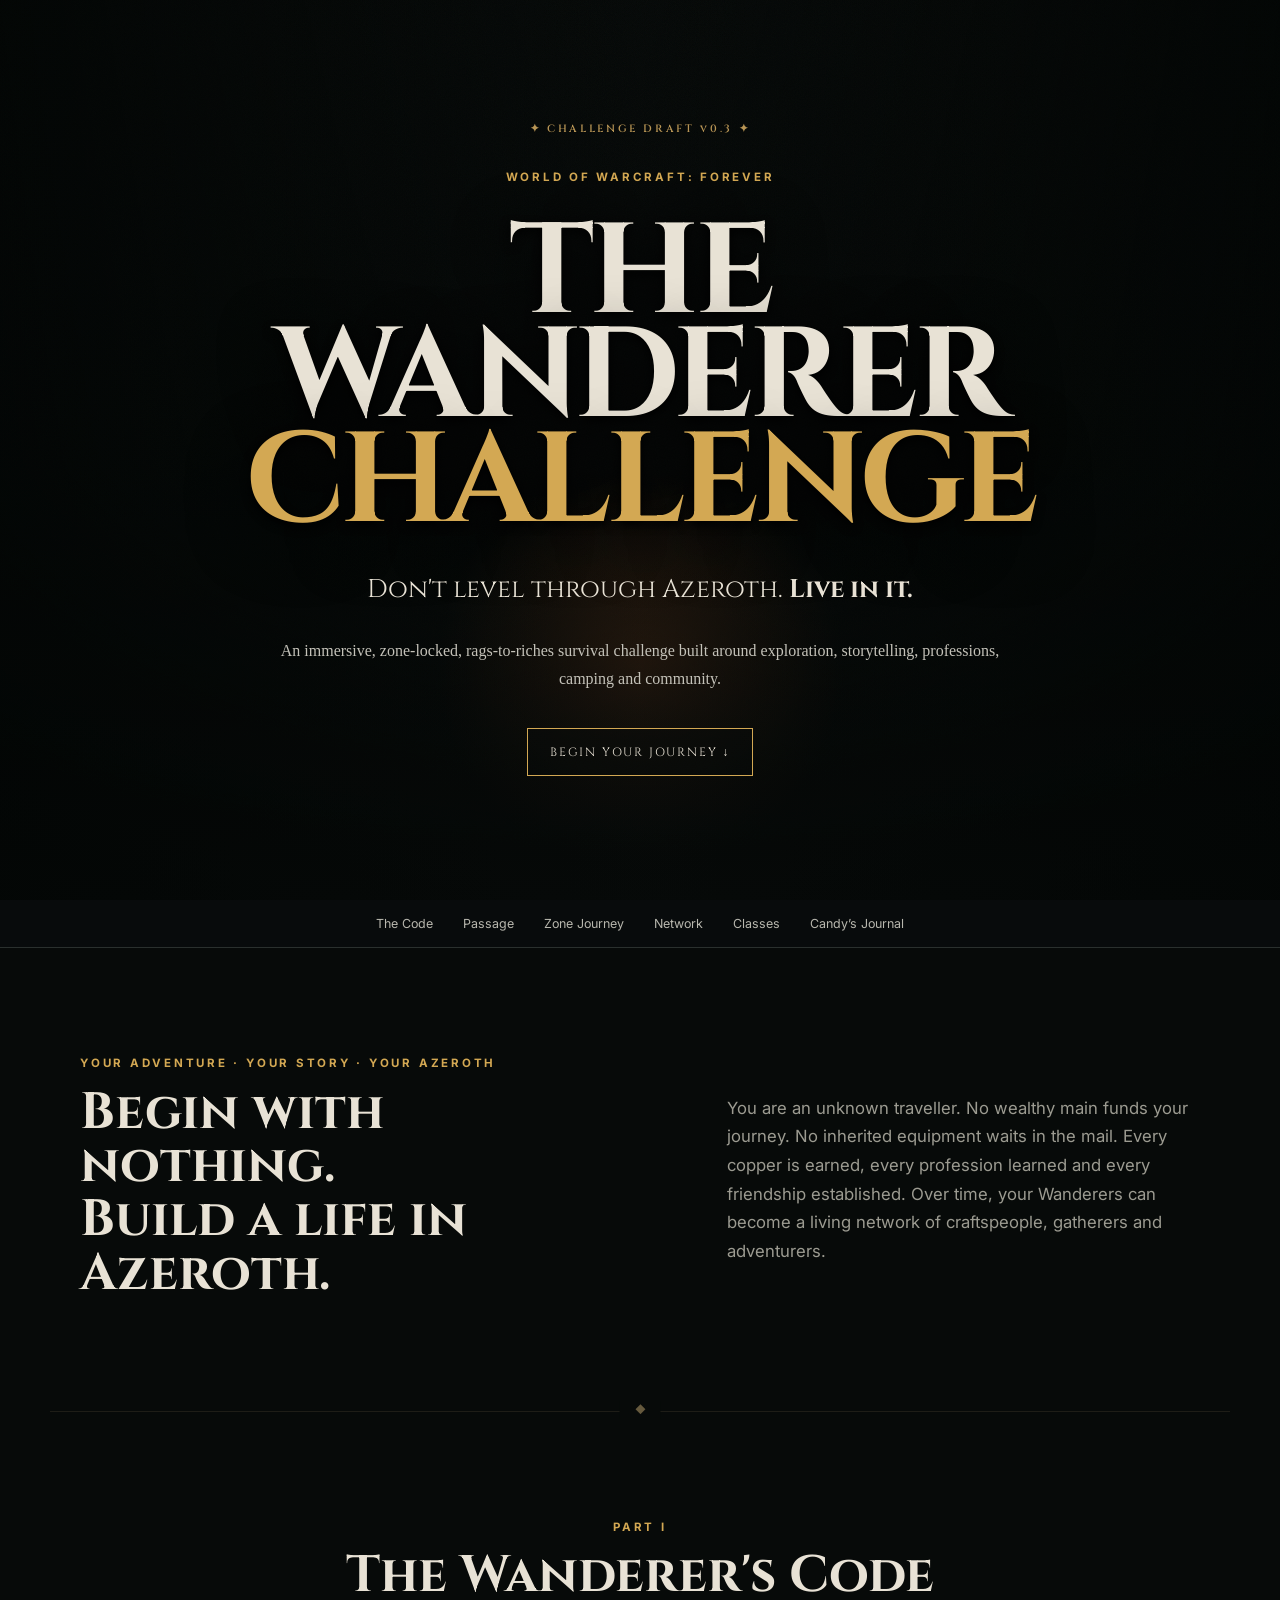
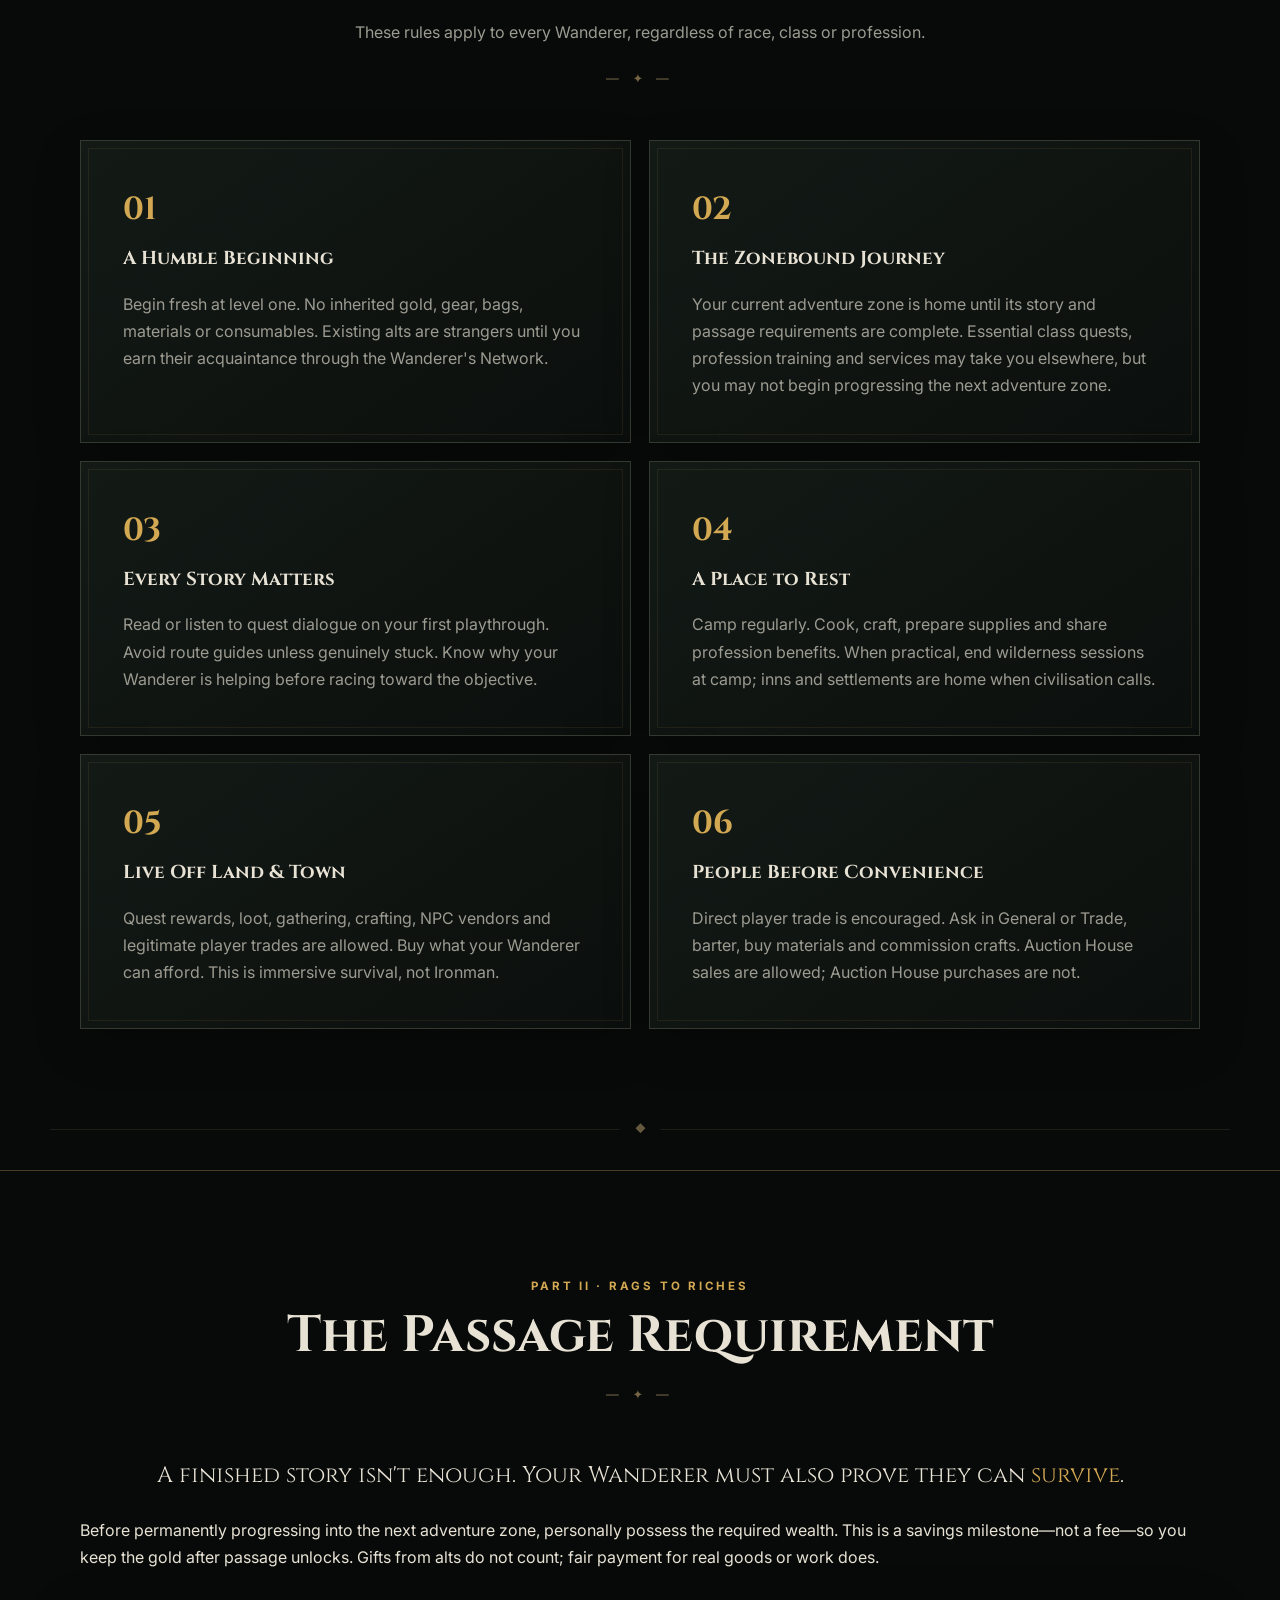
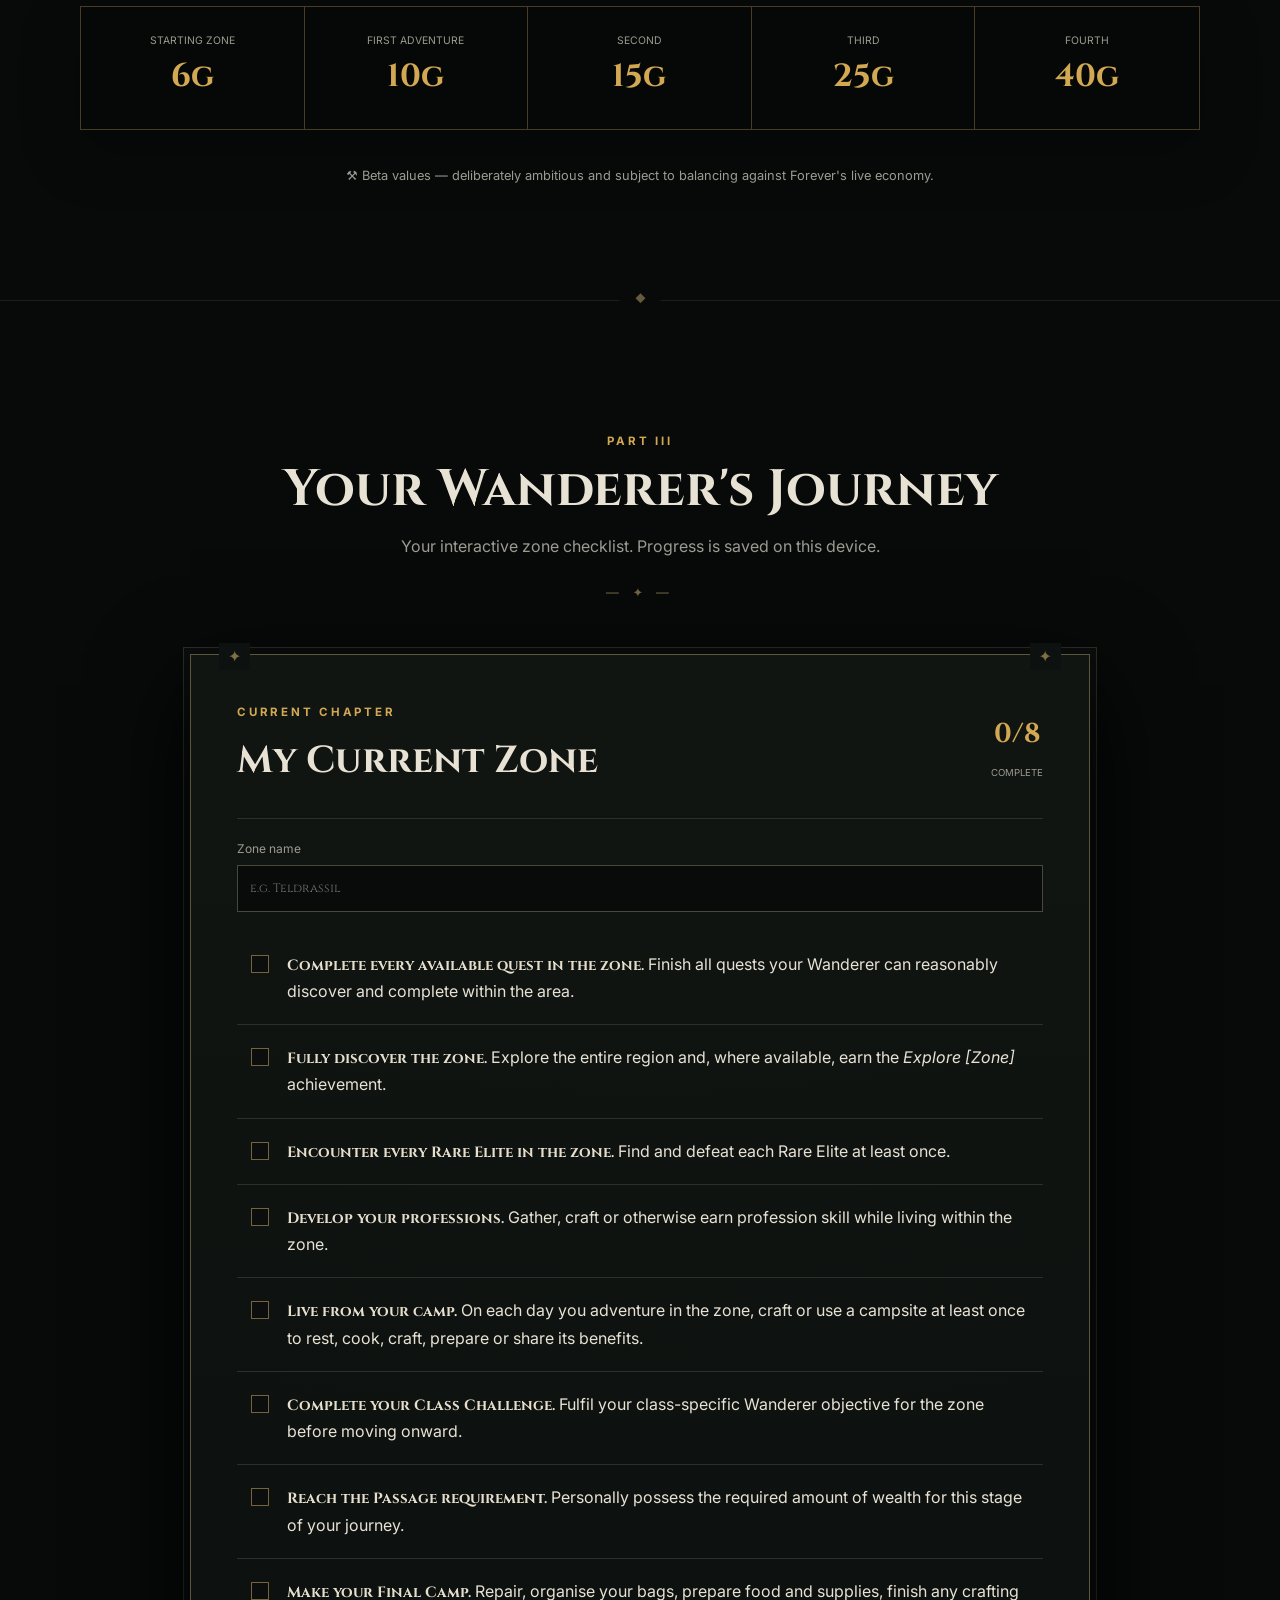
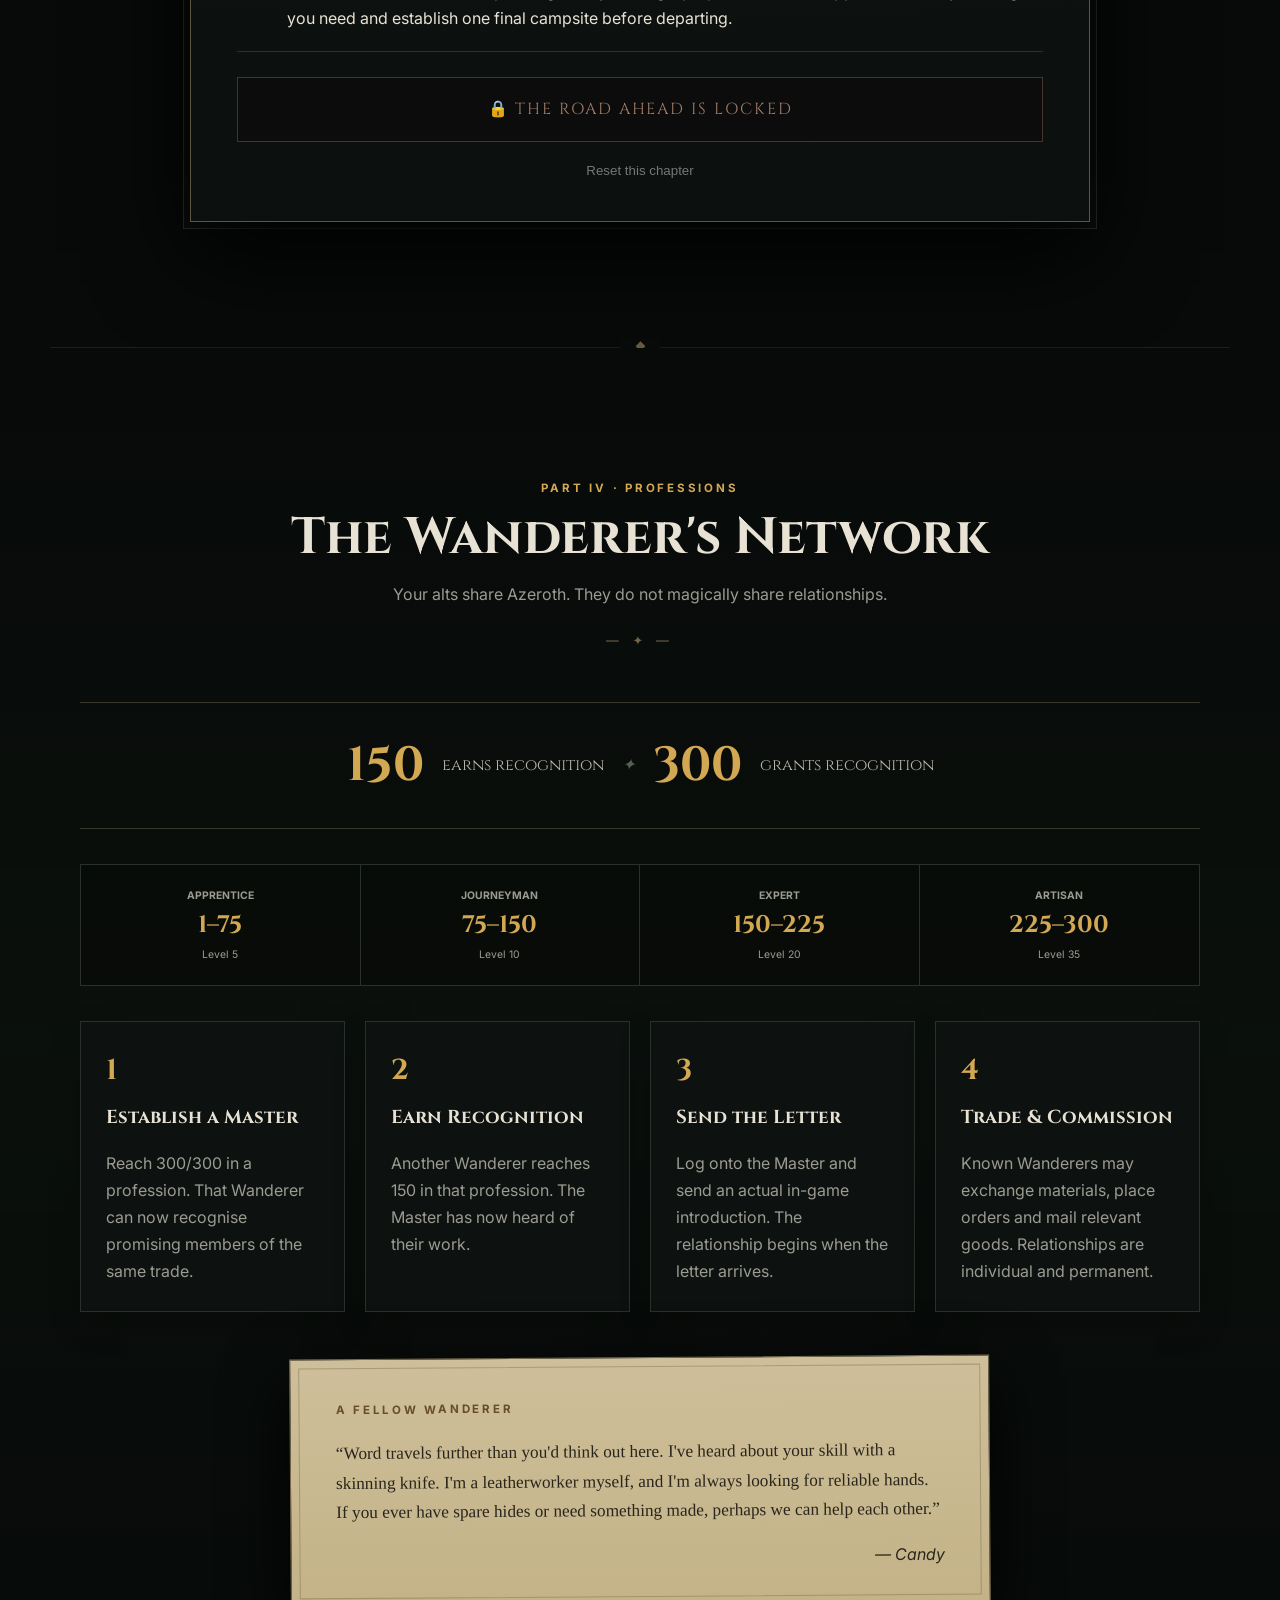
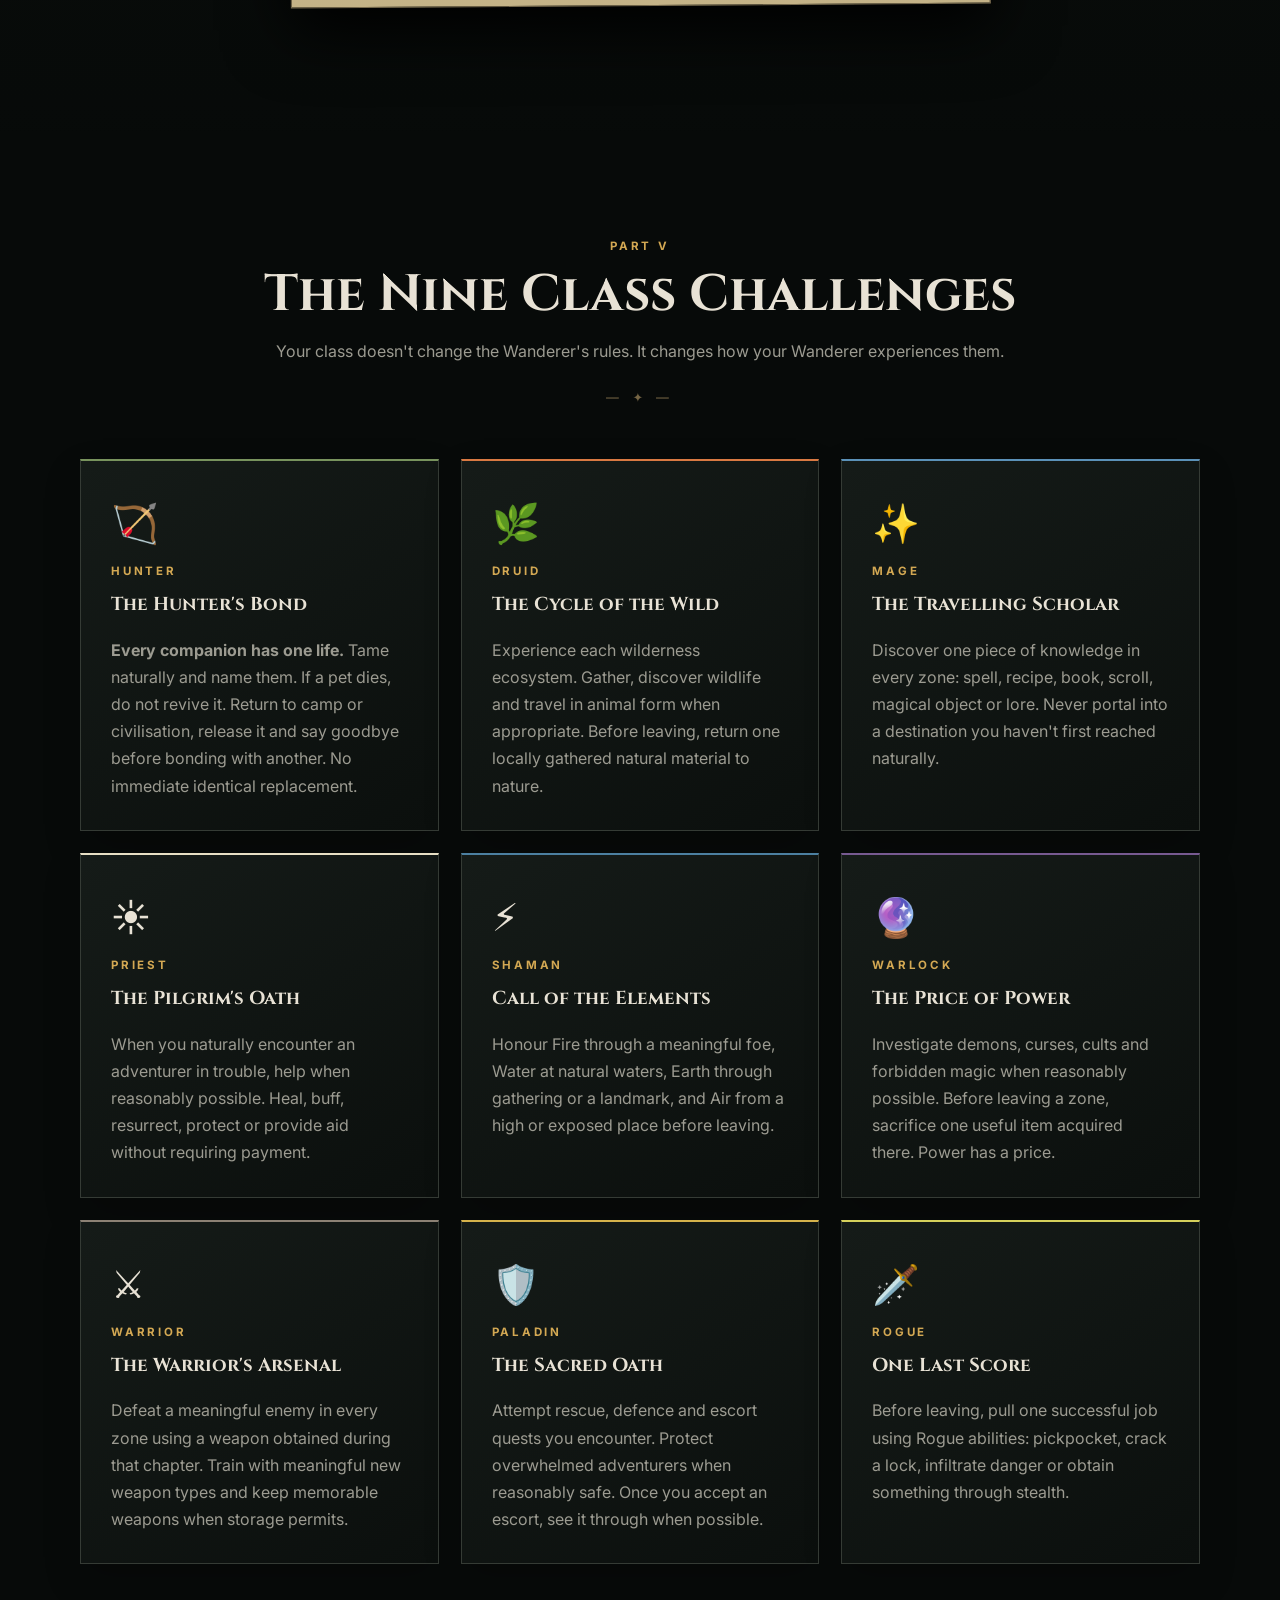
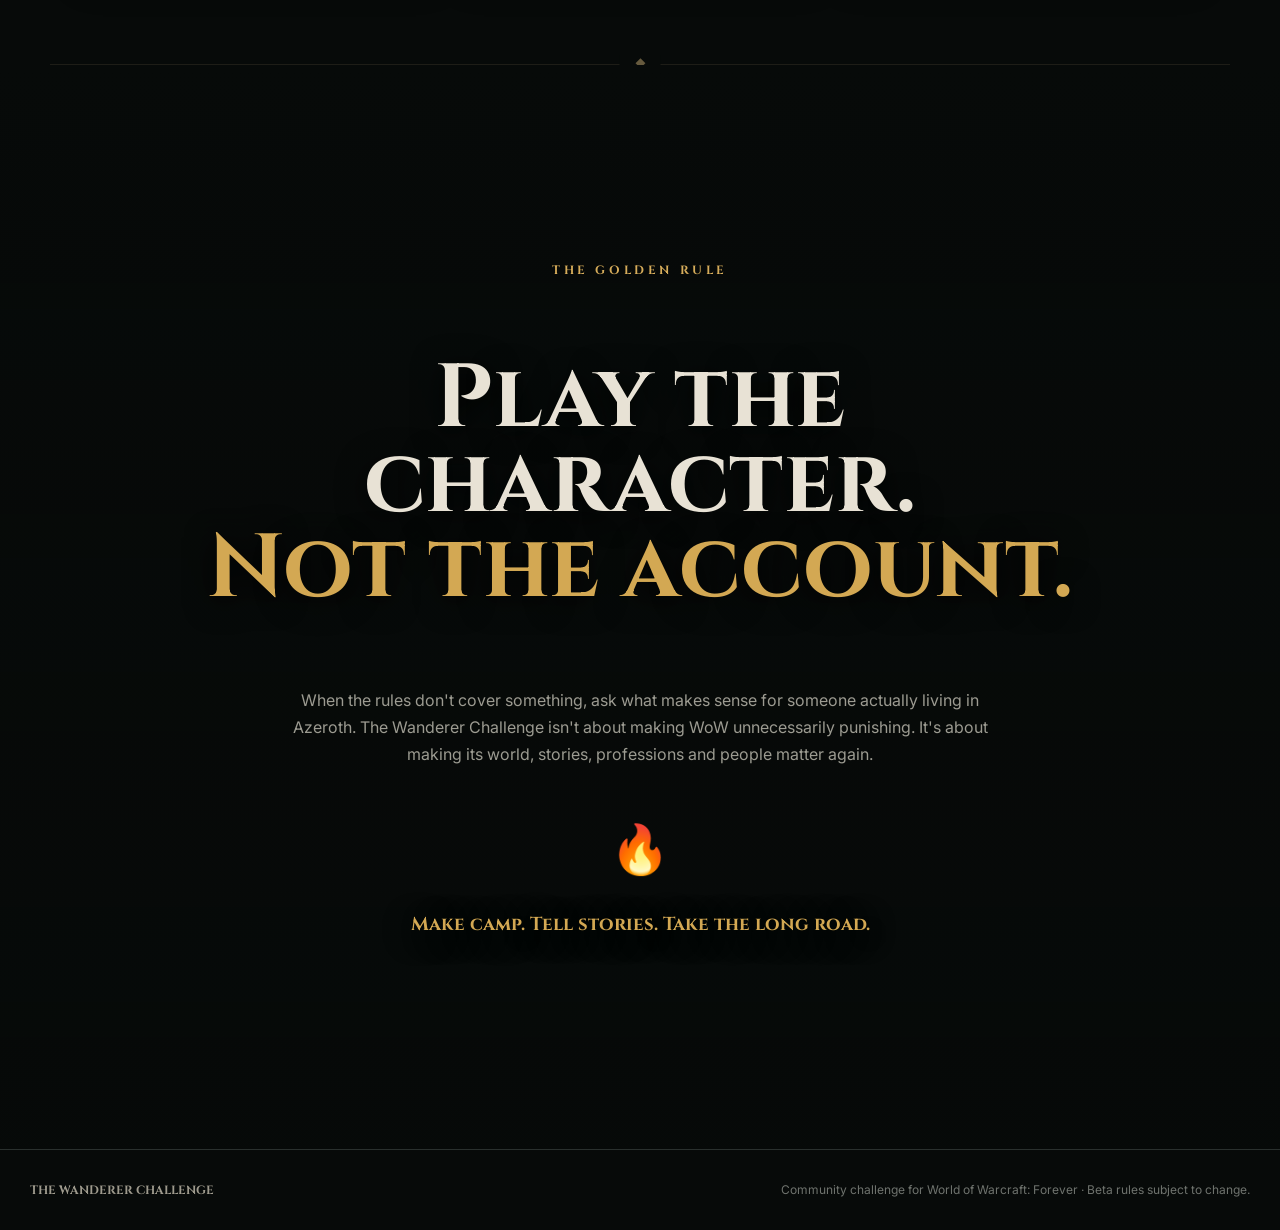
<file: index.html>
<!doctype html>
<html lang="en"><head><meta charset="utf-8"><meta name="viewport" content="width=device-width,initial-scale=1">
<title>WoW Forever: The Wanderer Challenge</title><meta name="description" content="An immersive, zone-locked, rags-to-riches World of Warcraft: Forever challenge.">
<link rel="stylesheet" href="style.css"><link rel="stylesheet" href="draft-v03.css"></head>
<body>
<header class="hero"><div class="heroShade"></div><div class="heroInner"><span class="eyebrow">WORLD OF WARCRAFT: FOREVER</span><h1>THE WANDERER<br><i>CHALLENGE</i></h1><p class="tag">Don't level through Azeroth. <b>Live in it.</b></p><p class="lede">An immersive, zone-locked, rags-to-riches survival challenge built around exploration, storytelling, professions, camping and community.</p><a class="cta" href="#code">BEGIN YOUR JOURNEY ↓</a></div></header>
<nav><a href="#code">The Code</a><a href="#passage">Passage</a><a href="#journey">Zone Journey</a><a href="#network">Network</a><a href="#classes">Classes</a><a href="journal.html">Candy’s Journal</a></nav>
<main>
<section class="intro"><div><span class="kicker">YOUR ADVENTURE · YOUR STORY · YOUR AZEROTH</span><h2>Begin with nothing.<br>Build a life in Azeroth.</h2></div><p>You are an unknown traveller. No wealthy main funds your journey. No inherited equipment waits in the mail. Every copper is earned, every profession learned and every friendship established. Over time, your Wanderers can become a living network of craftspeople, gatherers and adventurers.</p></section>

<section id="code"><div class="sectionHead"><span>PART I</span><h2>The Wanderer's Code</h2><p>These rules apply to every Wanderer, regardless of race, class or profession.</p></div>
<div class="rules">
<article><b>01</b><h3>A Humble Beginning</h3><p>Begin fresh at level one. No inherited gold, gear, bags, materials or consumables. Existing alts are strangers until you earn their acquaintance through the Wanderer's Network.</p></article>
<article><b>02</b><h3>The Zonebound Journey</h3><p>Your current adventure zone is home until its story and passage requirements are complete. Essential class quests, profession training and services may take you elsewhere, but you may not begin progressing the next adventure zone.</p></article>
<article><b>03</b><h3>Every Story Matters</h3><p>Read or listen to quest dialogue on your first playthrough. Avoid route guides unless genuinely stuck. Know why your Wanderer is helping before racing toward the objective.</p></article>
<article><b>04</b><h3>A Place to Rest</h3><p>Camp regularly. Cook, craft, prepare supplies and share profession benefits. When practical, end wilderness sessions at camp; inns and settlements are home when civilisation calls.</p></article>
<article><b>05</b><h3>Live Off Land & Town</h3><p>Quest rewards, loot, gathering, crafting, NPC vendors and legitimate player trades are allowed. Buy what your Wanderer can afford. This is immersive survival, not Ironman.</p></article>
<article><b>06</b><h3>People Before Convenience</h3><p>Direct player trade is encouraged. Ask in General or Trade, barter, buy materials and commission crafts. Auction House sales are allowed; Auction House purchases are not.</p></article>
</div></section>

<section id="passage" class="panel gold"><div class="sectionHead"><span>PART II · RAGS TO RICHES</span><h2>The Passage Requirement</h2></div><p class="big">A finished story isn't enough. Your Wanderer must also prove they can <em>survive</em>.</p><p>Before permanently progressing into the next adventure zone, personally possess the required wealth. This is a savings milestone—not a fee—so you keep the gold after passage unlocks. Gifts from alts do not count; fair payment for real goods or work does.</p>
<div class="wealth"><div><small>STARTING ZONE</small><strong>6g</strong></div><div><small>FIRST ADVENTURE</small><strong>10g</strong></div><div><small>SECOND</small><strong>15g</strong></div><div><small>THIRD</small><strong>25g</strong></div><div><small>FOURTH</small><strong>40g</strong></div></div><p class="note">⚒ Beta values — deliberately ambitious and subject to balancing against Forever's live economy.</p></section>

<section id="journey"><div class="sectionHead"><span>PART III</span><h2>Your Wanderer's Journey</h2><p>Your interactive zone checklist. Progress is saved on this device.</p></div>
<div class="tracker"><div class="trackerTop"><div><span>CURRENT CHAPTER</span><h3 id="zoneTitle">My Current Zone</h3></div><div class="ring"><strong id="count">0/8</strong><small>COMPLETE</small></div></div>
<label class="zoneName">Zone name <input id="zoneInput" placeholder="e.g. Teldrassil"></label>
<div id="checks">
<label><input type="checkbox"><span><b>Complete every available quest in the zone.</b> Finish all quests your Wanderer can reasonably discover and complete within the area.</span></label>
<label><input type="checkbox"><span><b>Fully discover the zone.</b> Explore the entire region and, where available, earn the <em>Explore [Zone]</em> achievement.</span></label>
<label><input type="checkbox"><span><b>Encounter every Rare Elite in the zone.</b> Find and defeat each Rare Elite at least once.</span></label>
<label><input type="checkbox"><span><b>Develop your professions.</b> Gather, craft or otherwise earn profession skill while living within the zone.</span></label>
<label><input type="checkbox"><span><b>Live from your camp.</b> On each day you adventure in the zone, craft or use a campsite at least once to rest, cook, craft, prepare or share its benefits.</span></label>
<label><input type="checkbox"><span><b>Complete your Class Challenge.</b> Fulfil your class-specific Wanderer objective for the zone before moving onward.</span></label>
<label><input type="checkbox"><span><b>Reach the Passage requirement.</b> Personally possess the required amount of wealth for this stage of your journey.</span></label>
<label><input type="checkbox"><span><b>Make your Final Camp.</b> Repair, organise your bags, prepare food and supplies, finish any crafting you need and establish one final campsite before departing.</span></label>
</div><div id="unlock" class="locked">🔒 THE ROAD AHEAD IS LOCKED</div><button id="reset">Reset this chapter</button></div></section>

<section id="network" class="network"><div class="sectionHead"><span>PART IV · PROFESSIONS</span><h2>The Wanderer's Network</h2><p>Your alts share Azeroth. They do not magically share relationships.</p></div>
<div class="motto"><strong>150</strong><span>earns recognition</span><i>✦</i><strong>300</strong><span>grants recognition</span></div>
<div class="tiers"><div><b>APPRENTICE</b><strong>1–75</strong><small>Level 5</small></div><div><b>JOURNEYMAN</b><strong>75–150</strong><small>Level 10</small></div><div><b>EXPERT</b><strong>150–225</strong><small>Level 20</small></div><div><b>ARTISAN</b><strong>225–300</strong><small>Level 35</small></div></div>
<div class="steps"><article><b>1</b><h3>Establish a Master</h3><p>Reach 300/300 in a profession. That Wanderer can now recognise promising members of the same trade.</p></article><article><b>2</b><h3>Earn Recognition</h3><p>Another Wanderer reaches 150 in that profession. The Master has now heard of their work.</p></article><article><b>3</b><h3>Send the Letter</h3><p>Log onto the Master and send an actual in-game introduction. The relationship begins when the letter arrives.</p></article><article><b>4</b><h3>Trade & Commission</h3><p>Known Wanderers may exchange materials, place orders and mail relevant goods. Relationships are individual and permanent.</p></article></div>
<div class="letter"><span>A FELLOW WANDERER</span><p>“Word travels further than you'd think out here. I've heard about your skill with a skinning knife. I'm a leatherworker myself, and I'm always looking for reliable hands. If you ever have spare hides or need something made, perhaps we can help each other.”</p><em>— Candy</em></div></section>

<section id="classes"><div class="sectionHead"><span>PART V</span><h2>The Nine Class Challenges</h2><p>Your class doesn't change the Wanderer's rules. It changes how your Wanderer experiences them.</p></div>
<div class="classGrid">
<article><div>🏹</div><span>HUNTER</span><h3>The Hunter's Bond</h3><p><b>Every companion has one life.</b> Tame naturally and name them. If a pet dies, do not revive it. Return to camp or civilisation, release it and say goodbye before bonding with another. No immediate identical replacement.</p></article>
<article><div>🌿</div><span>DRUID</span><h3>The Cycle of the Wild</h3><p>Experience each wilderness ecosystem. Gather, discover wildlife and travel in animal form when appropriate. Before leaving, return one locally gathered natural material to nature.</p></article>
<article><div>✨</div><span>MAGE</span><h3>The Travelling Scholar</h3><p>Discover one piece of knowledge in every zone: spell, recipe, book, scroll, magical object or lore. Never portal into a destination you haven't first reached naturally.</p></article>
<article><div>☀️</div><span>PRIEST</span><h3>The Pilgrim's Oath</h3><p>When you naturally encounter an adventurer in trouble, help when reasonably possible. Heal, buff, resurrect, protect or provide aid without requiring payment.</p></article>
<article><div>⚡</div><span>SHAMAN</span><h3>Call of the Elements</h3><p>Honour Fire through a meaningful foe, Water at natural waters, Earth through gathering or a landmark, and Air from a high or exposed place before leaving.</p></article>
<article><div>🔮</div><span>WARLOCK</span><h3>The Price of Power</h3><p>Investigate demons, curses, cults and forbidden magic when reasonably possible. Before leaving a zone, sacrifice one useful item acquired there. Power has a price.</p></article>
<article><div>⚔️</div><span>WARRIOR</span><h3>The Warrior's Arsenal</h3><p>Defeat a meaningful enemy in every zone using a weapon obtained during that chapter. Train with meaningful new weapon types and keep memorable weapons when storage permits.</p></article>
<article><div>🛡️</div><span>PALADIN</span><h3>The Sacred Oath</h3><p>Attempt rescue, defence and escort quests you encounter. Protect overwhelmed adventurers when reasonably safe. Once you accept an escort, see it through when possible.</p></article>
<article><div>🗡️</div><span>ROGUE</span><h3>One Last Score</h3><p>Before leaving, pull one successful job using Rogue abilities: pickpocket, crack a lock, infiltrate danger or obtain something through stealth.</p></article>
</div></section>

<section class="final"><span>THE GOLDEN RULE</span><h2>Play the character.<br><i>Not the account.</i></h2><p>When the rules don't cover something, ask what makes sense for someone actually living in Azeroth. The Wanderer Challenge isn't about making WoW unnecessarily punishing. It's about making its world, stories, professions and people matter again.</p><div>🔥</div><h3>Make camp. Tell stories. Take the long road.</h3></section>
</main><footer><b>THE WANDERER CHALLENGE</b><span>Community challenge for World of Warcraft: Forever · Beta rules subject to change.</span></footer>
<script src="script.js"></script></body></html>
</file>
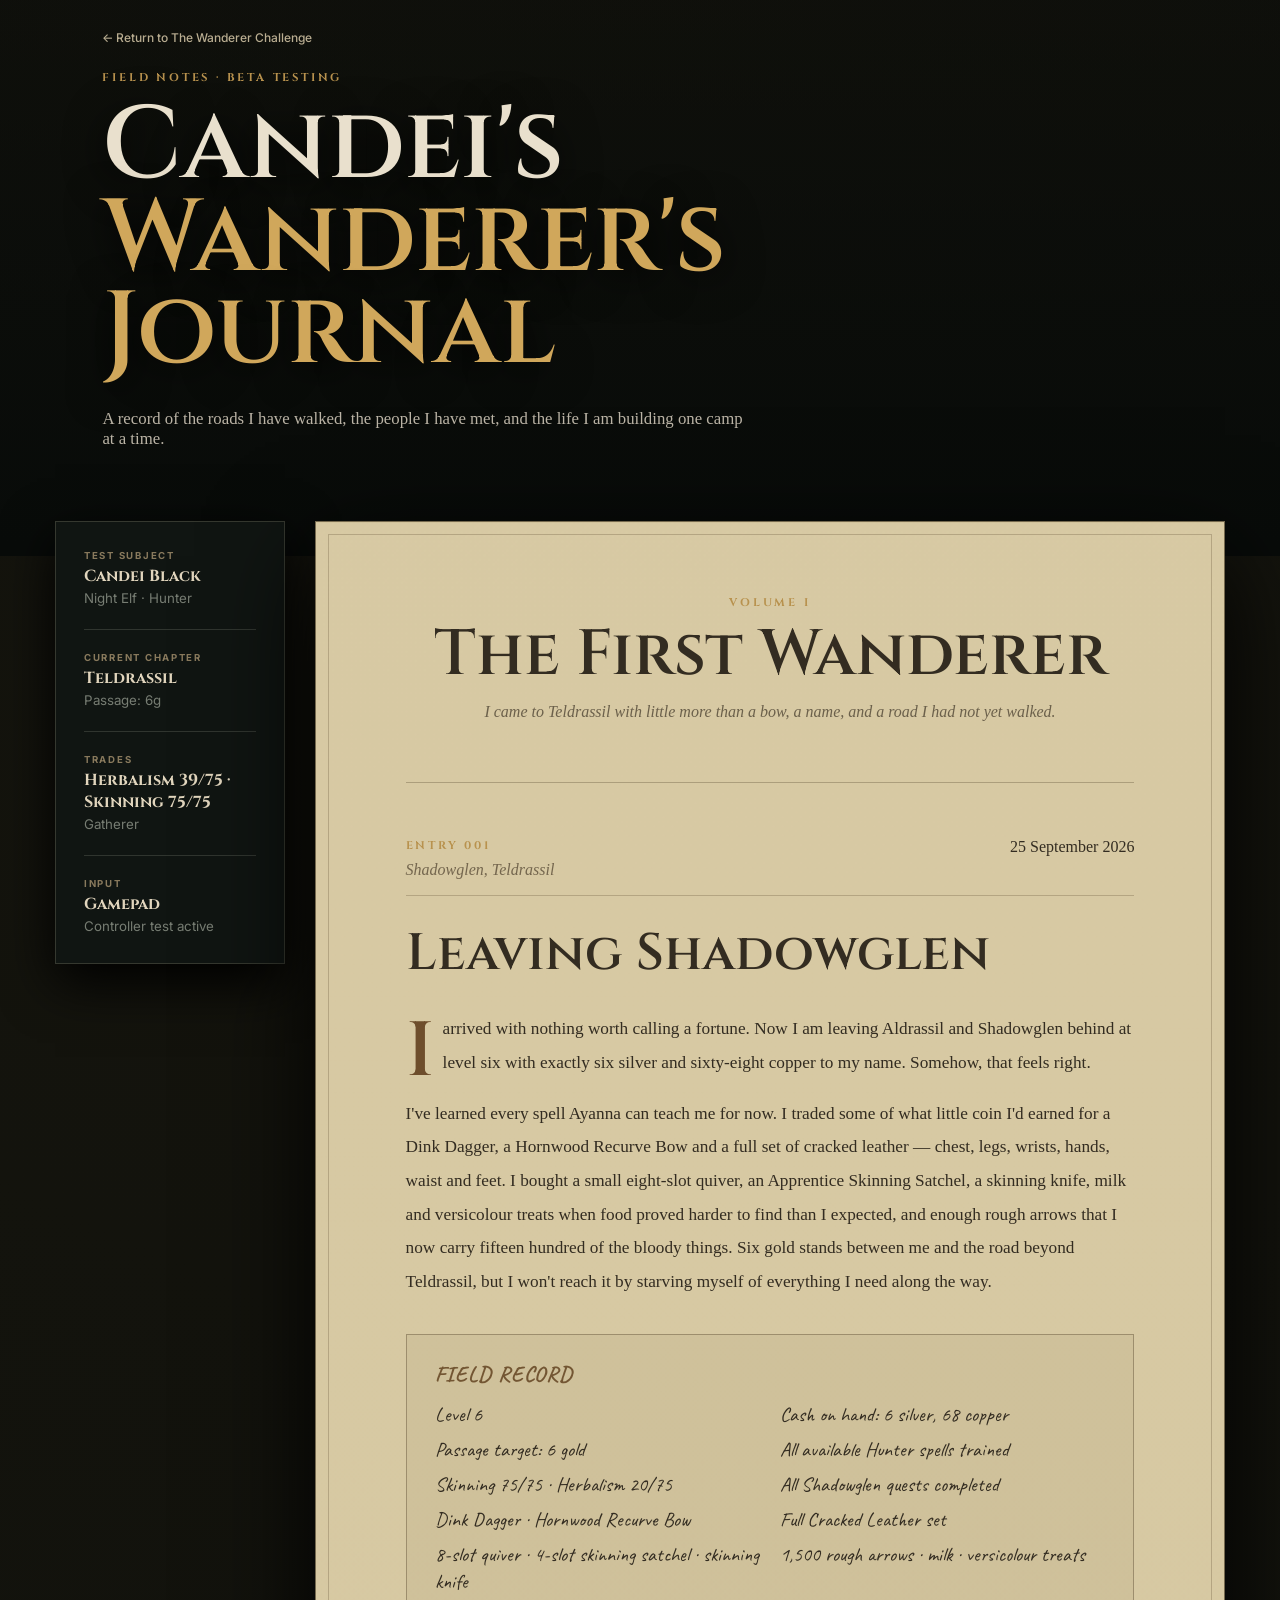
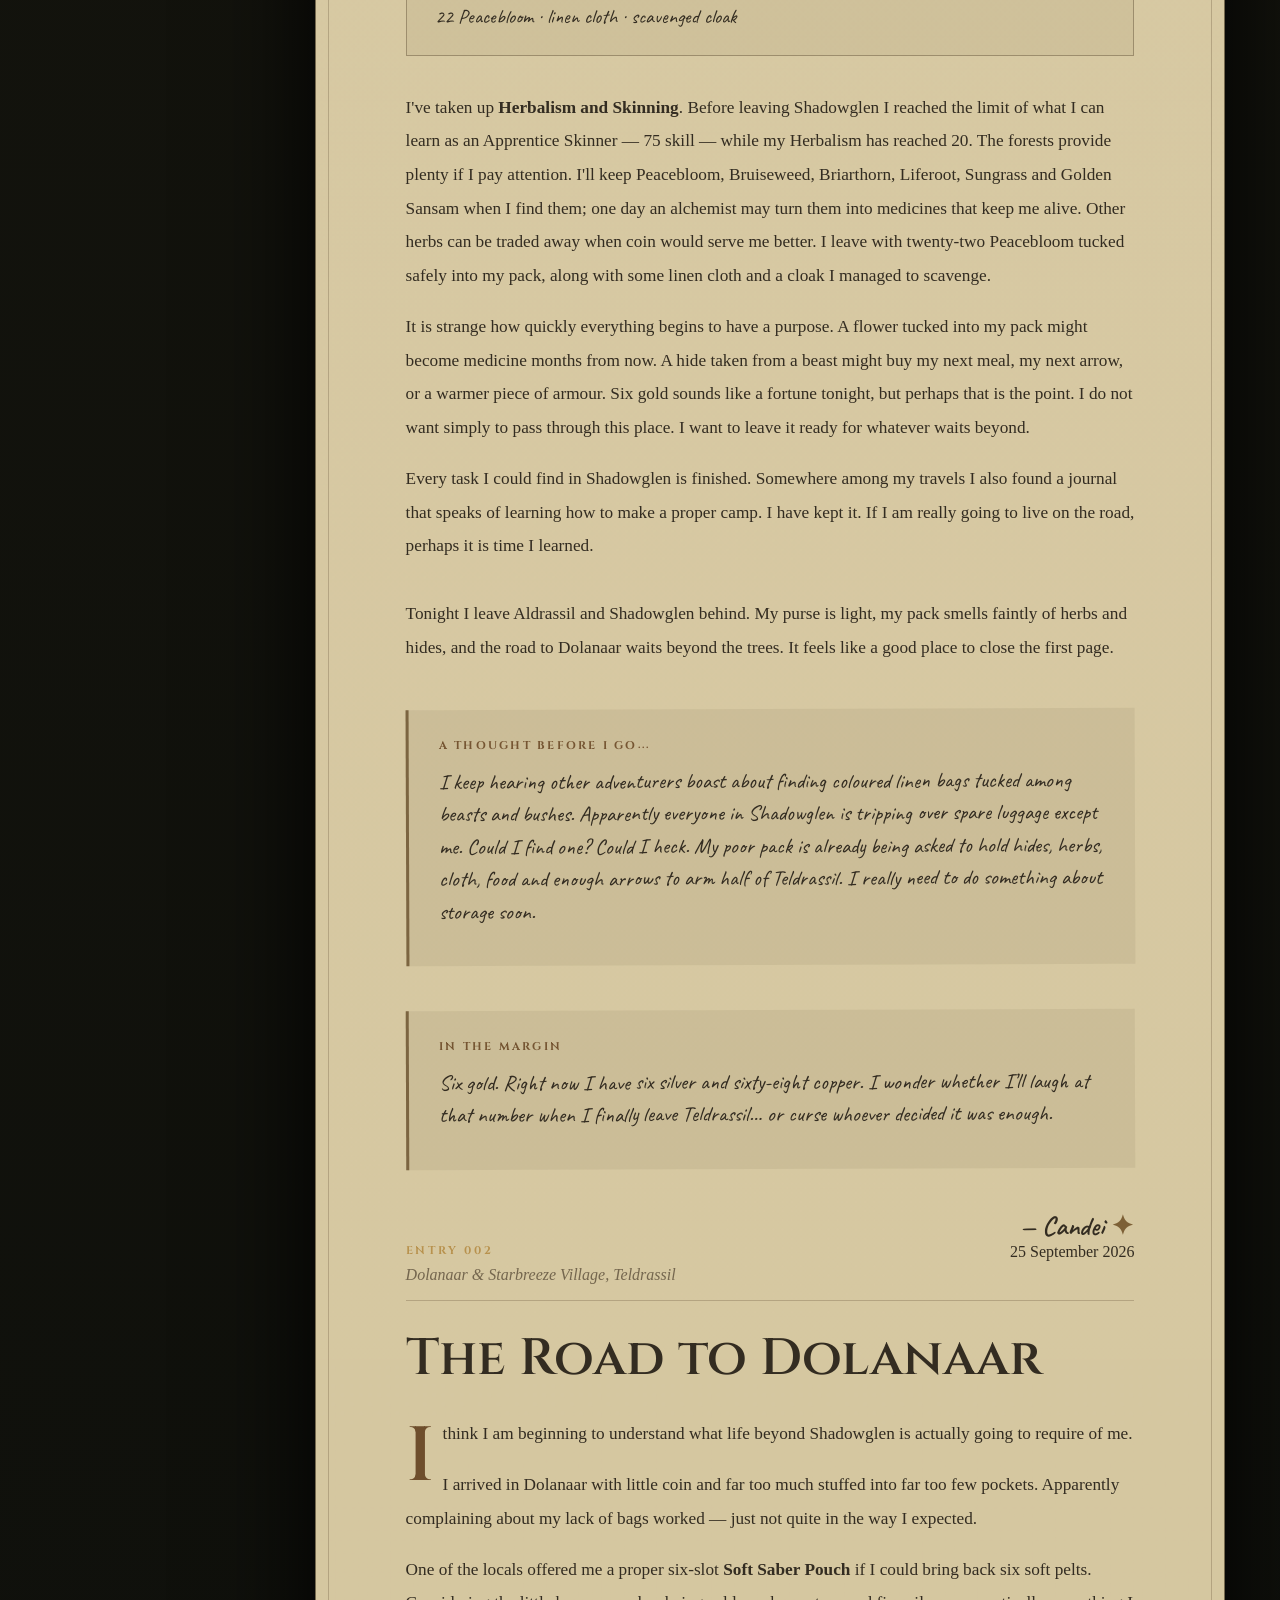
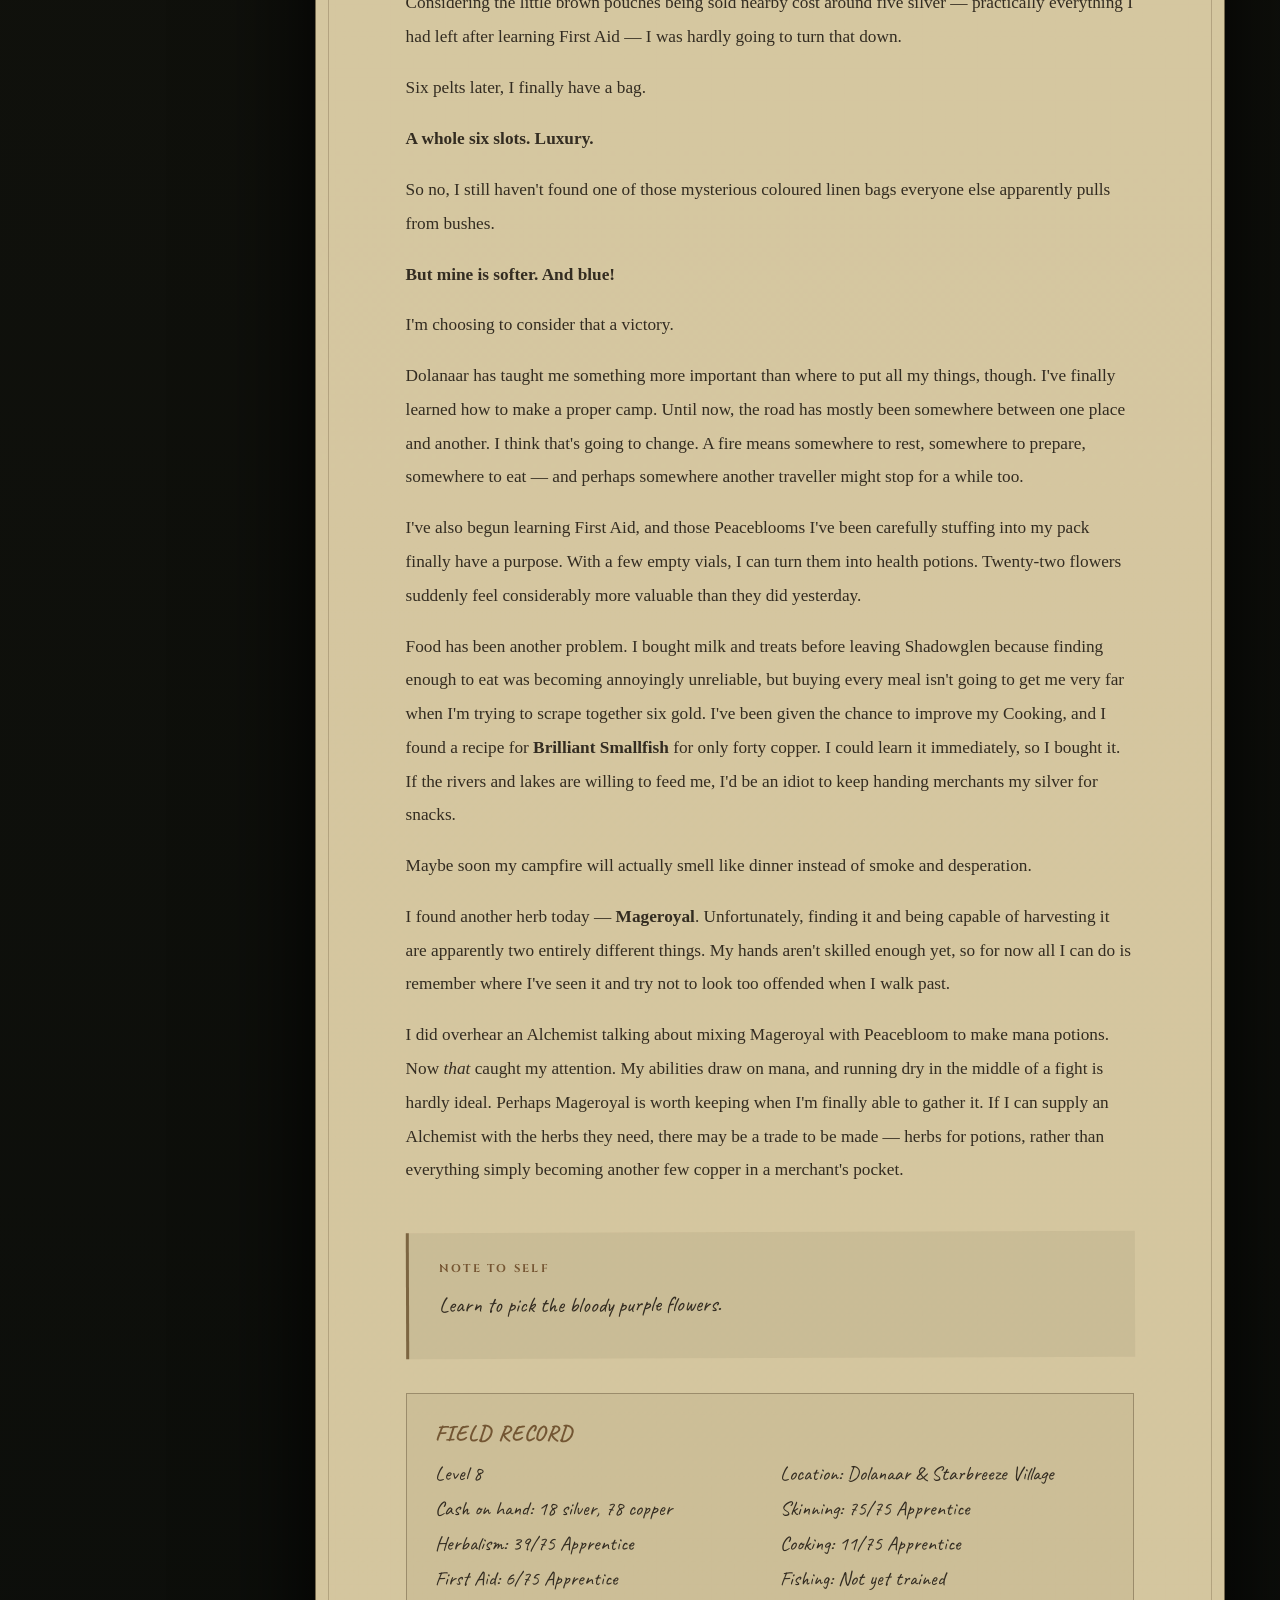
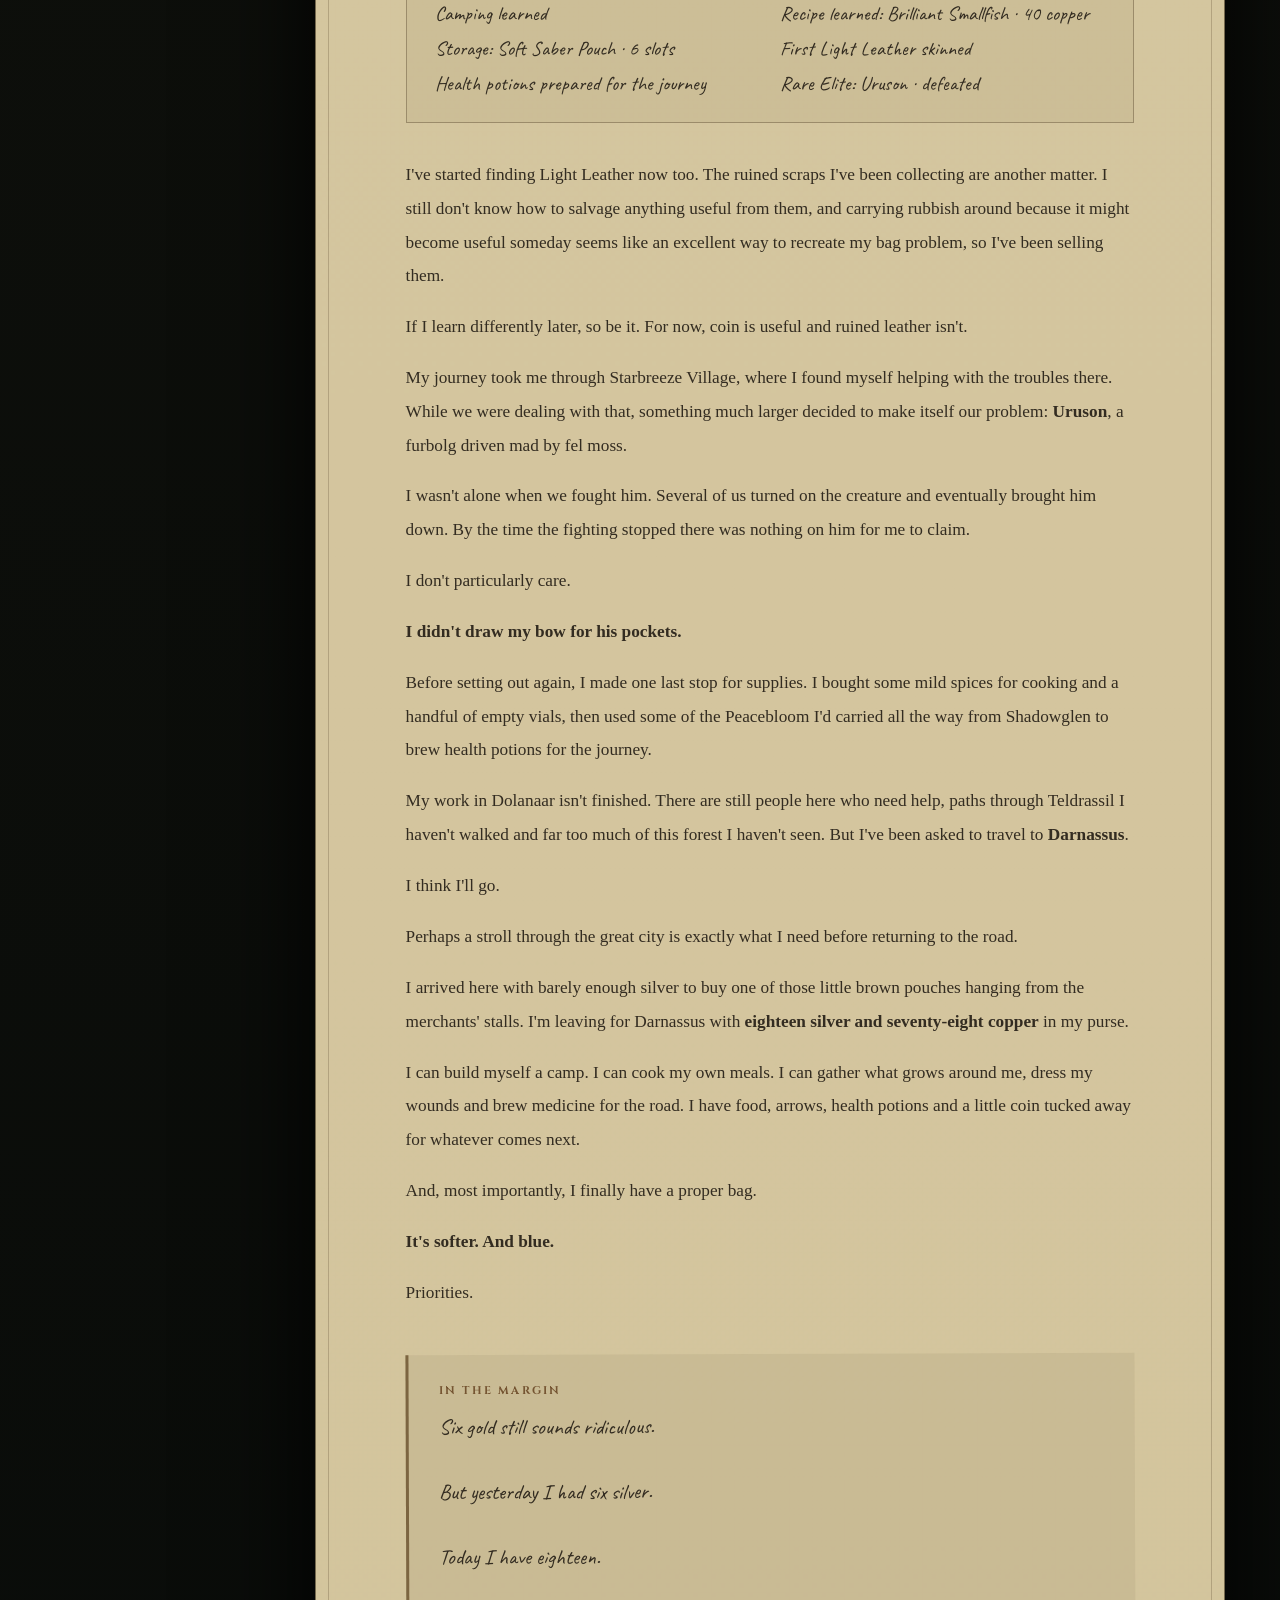
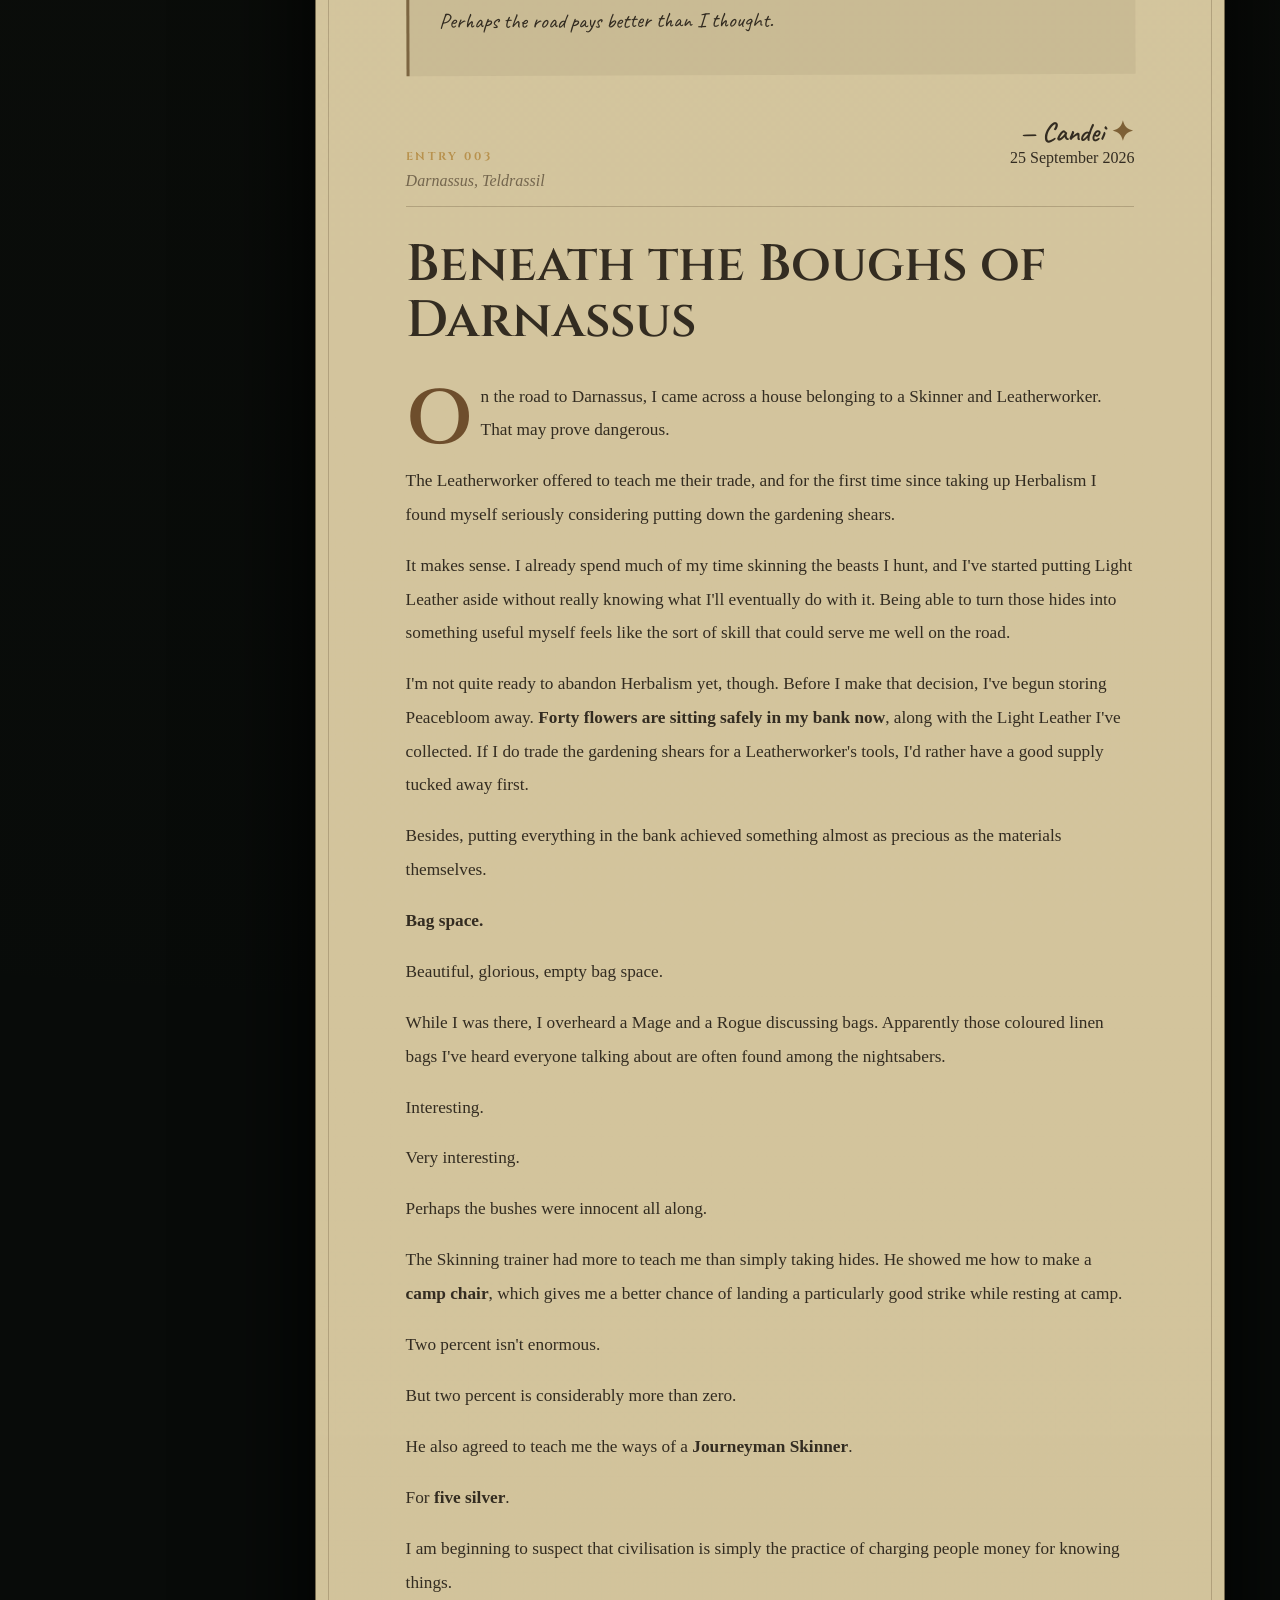
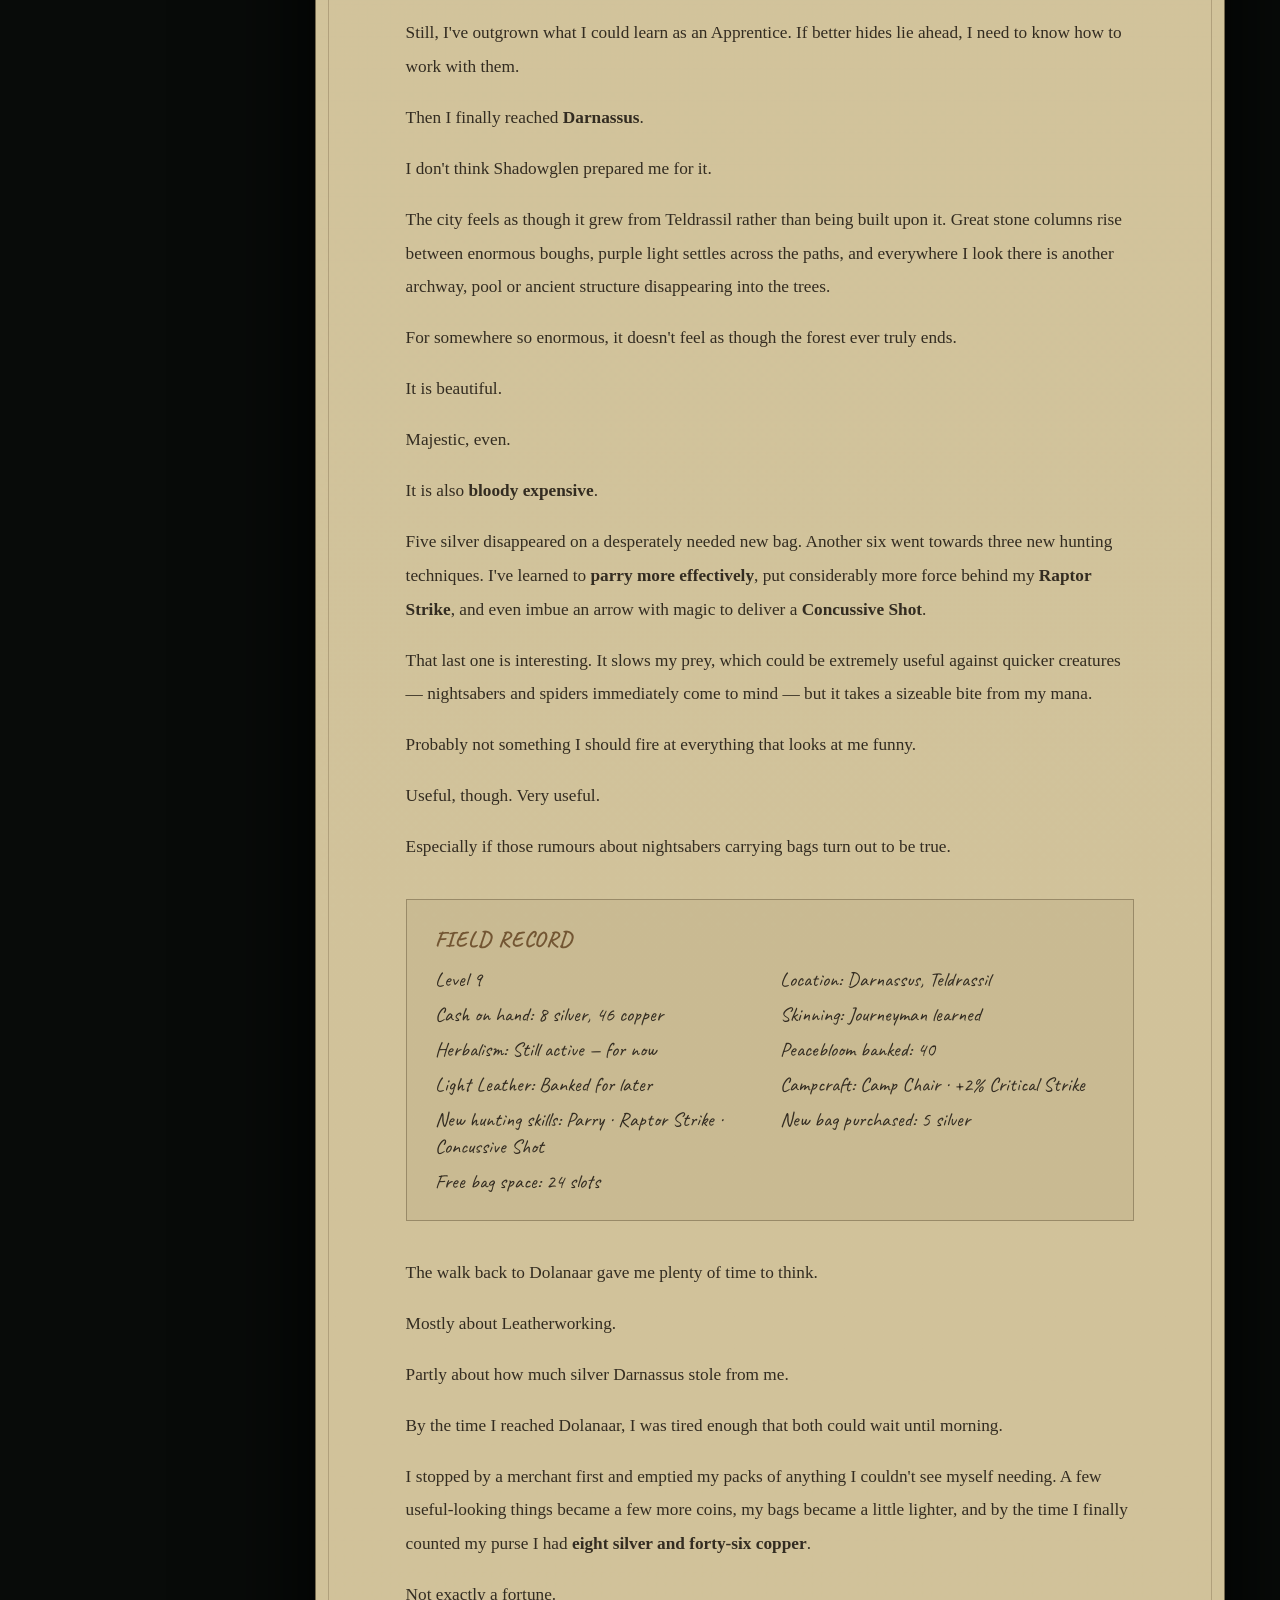
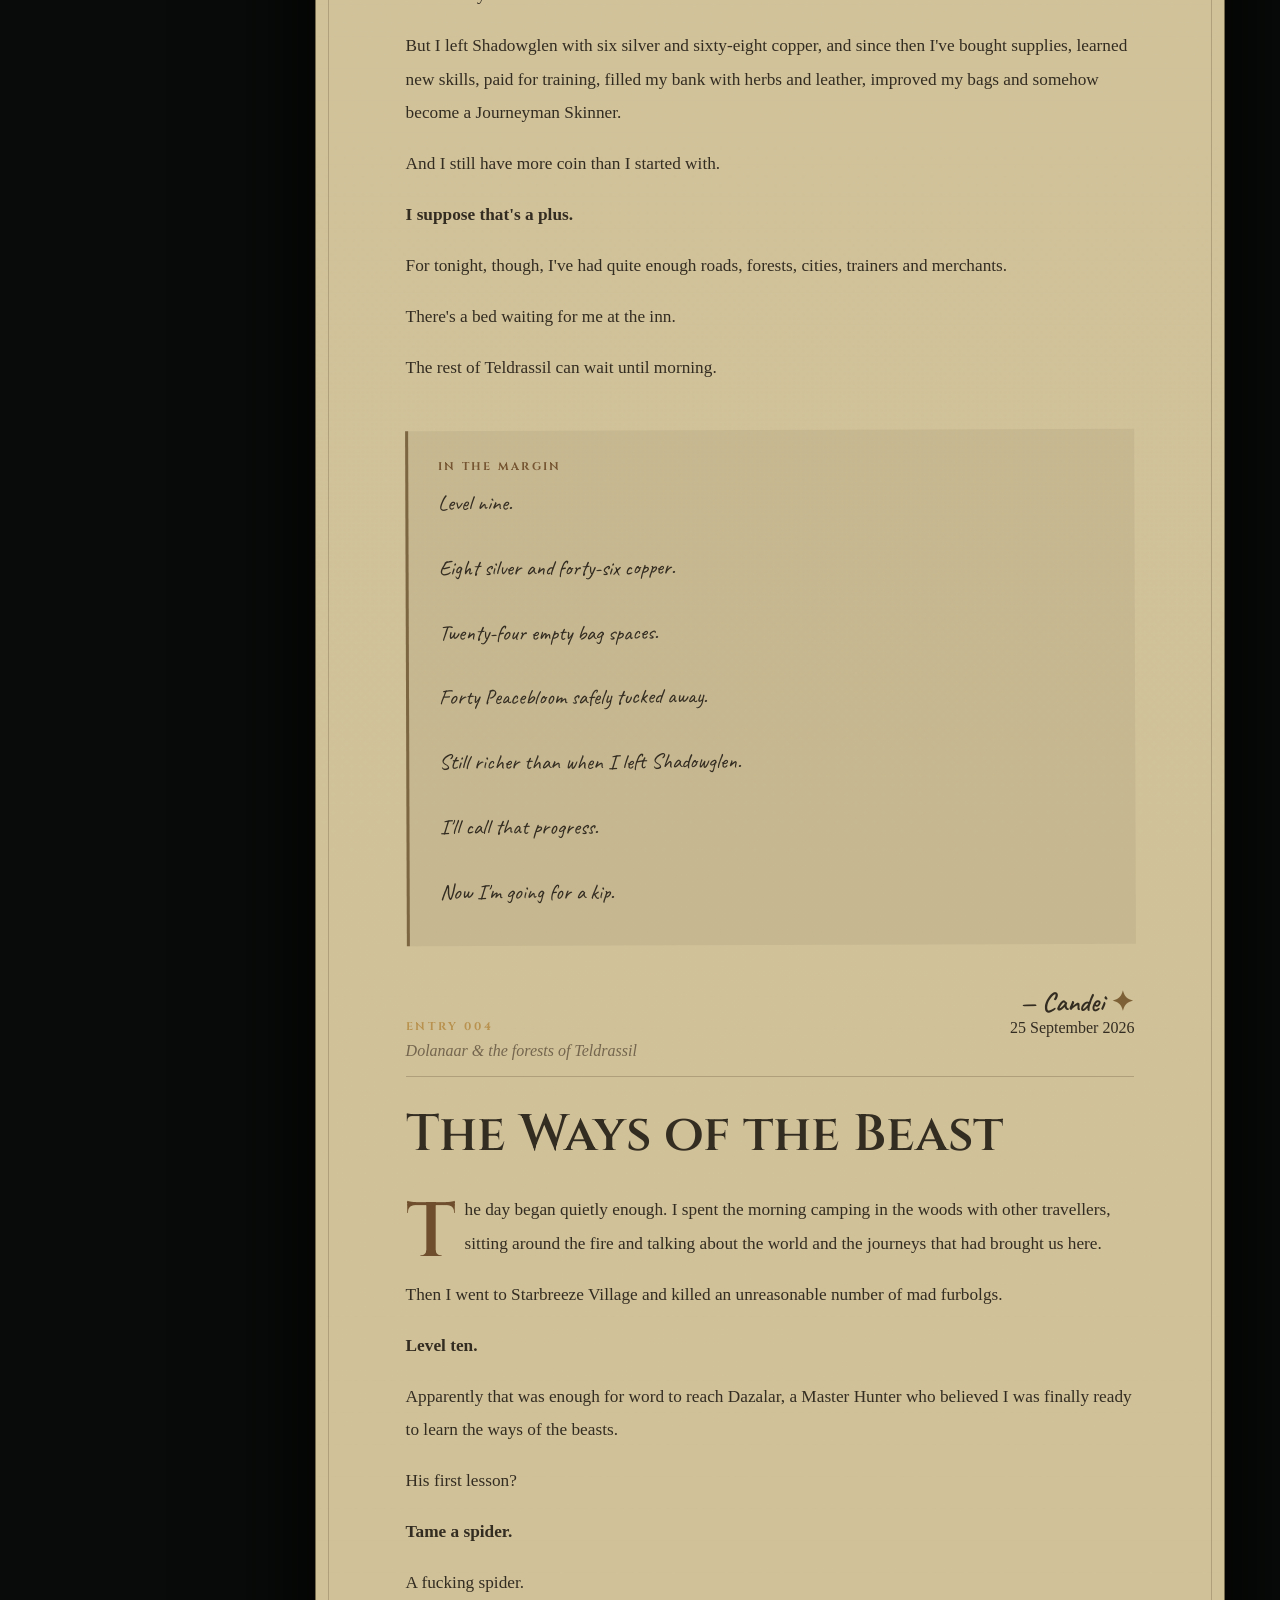
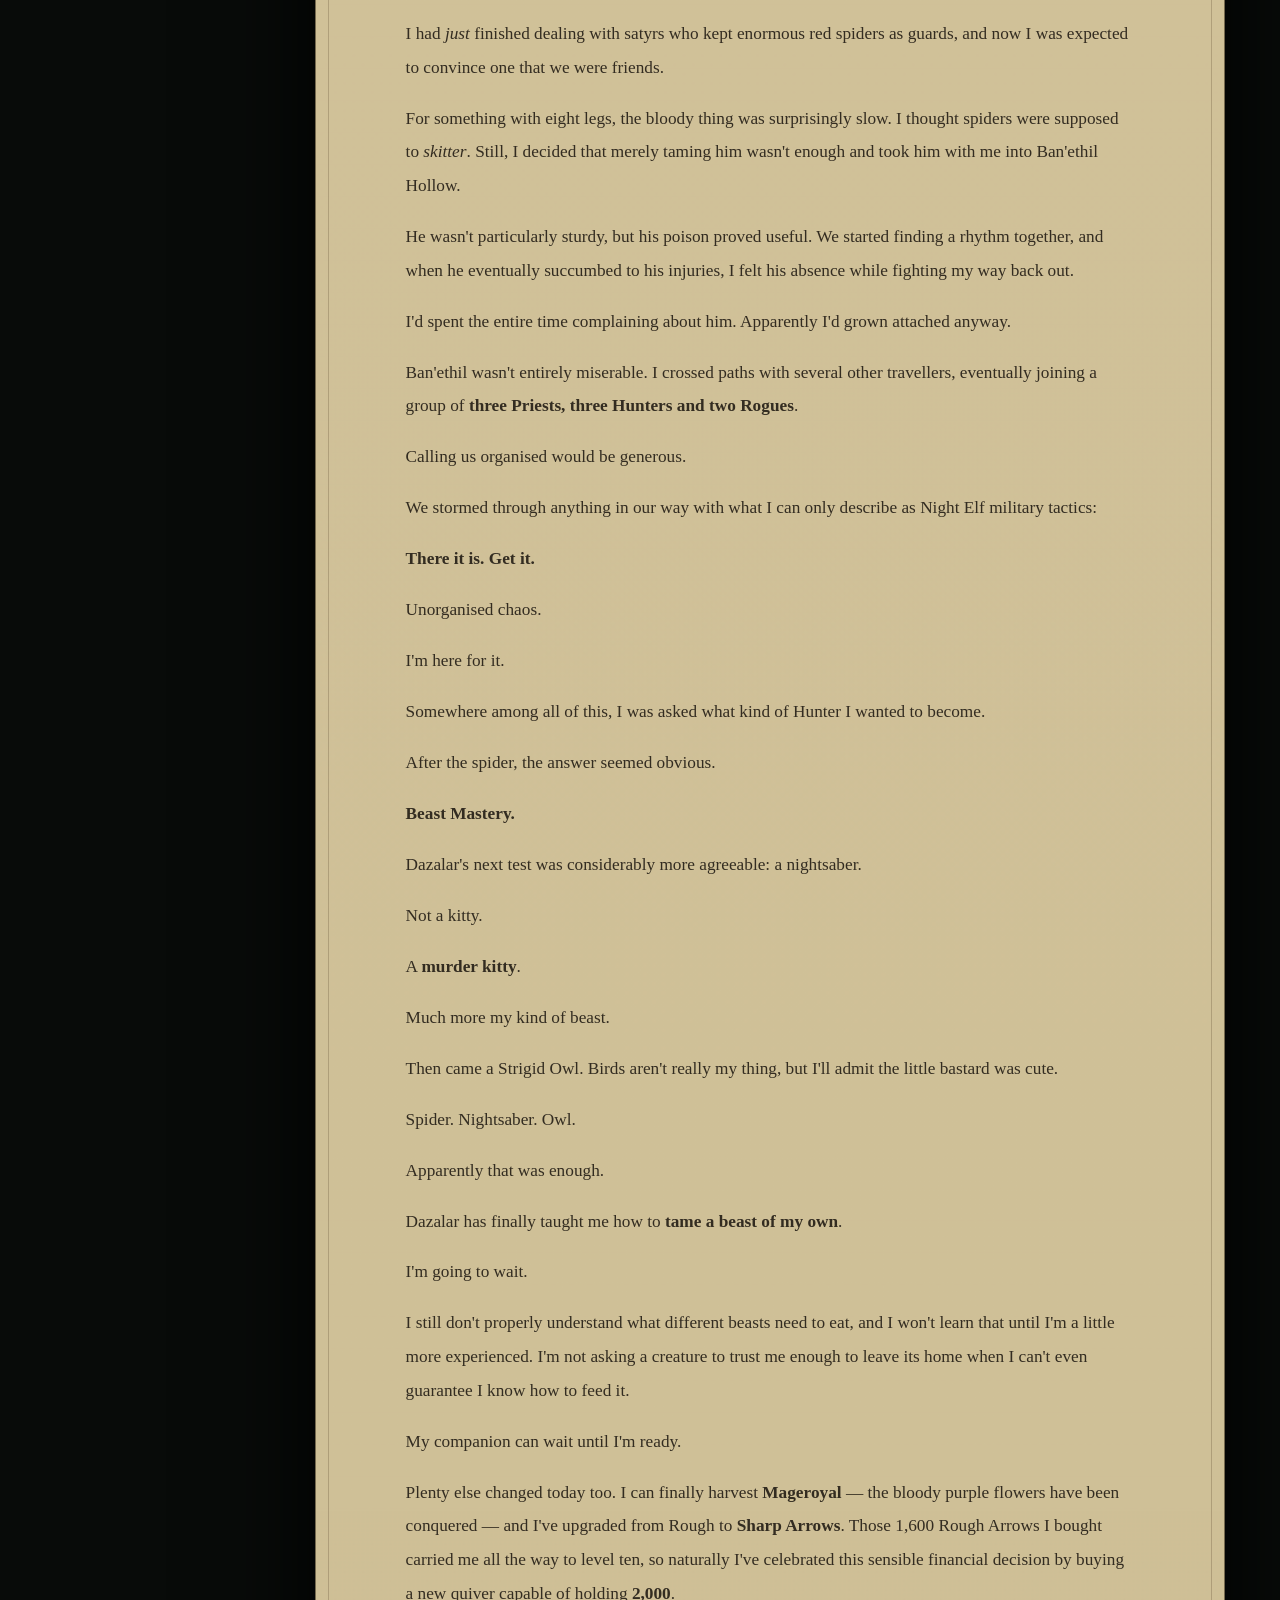
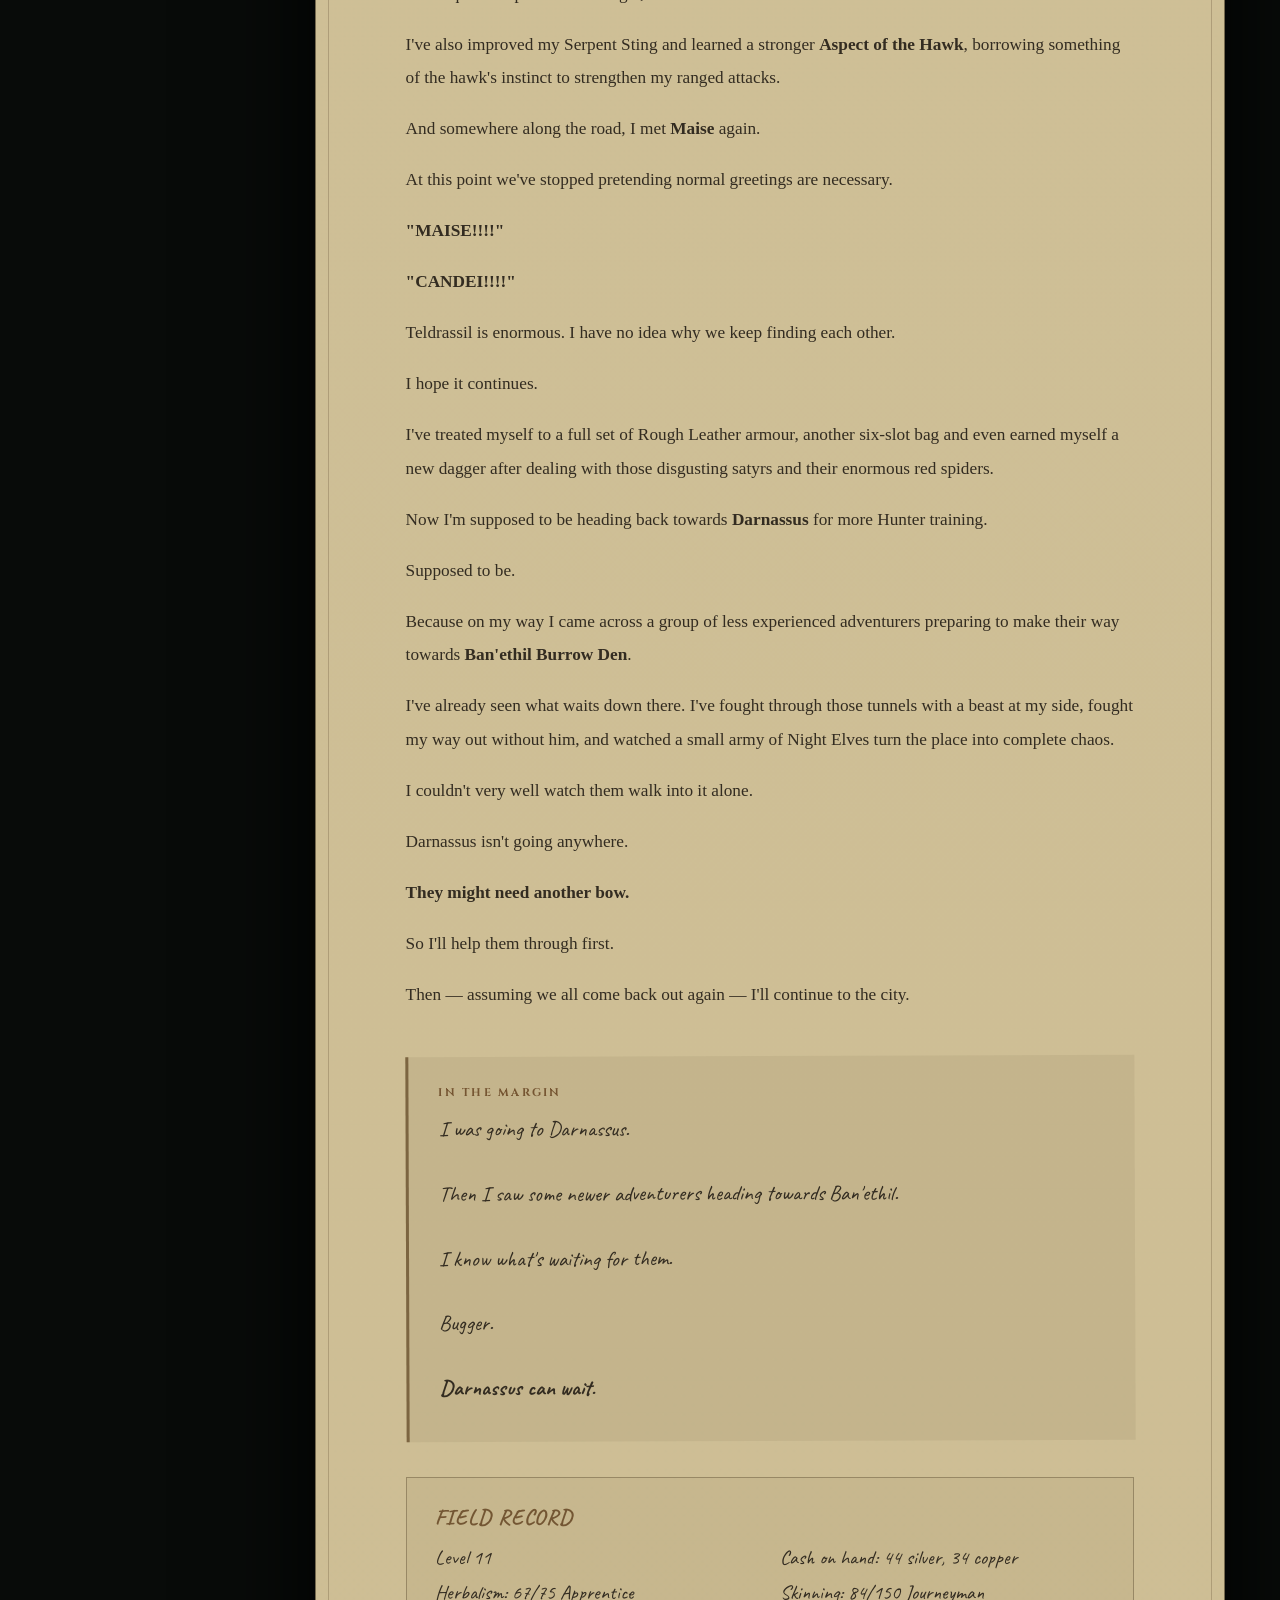
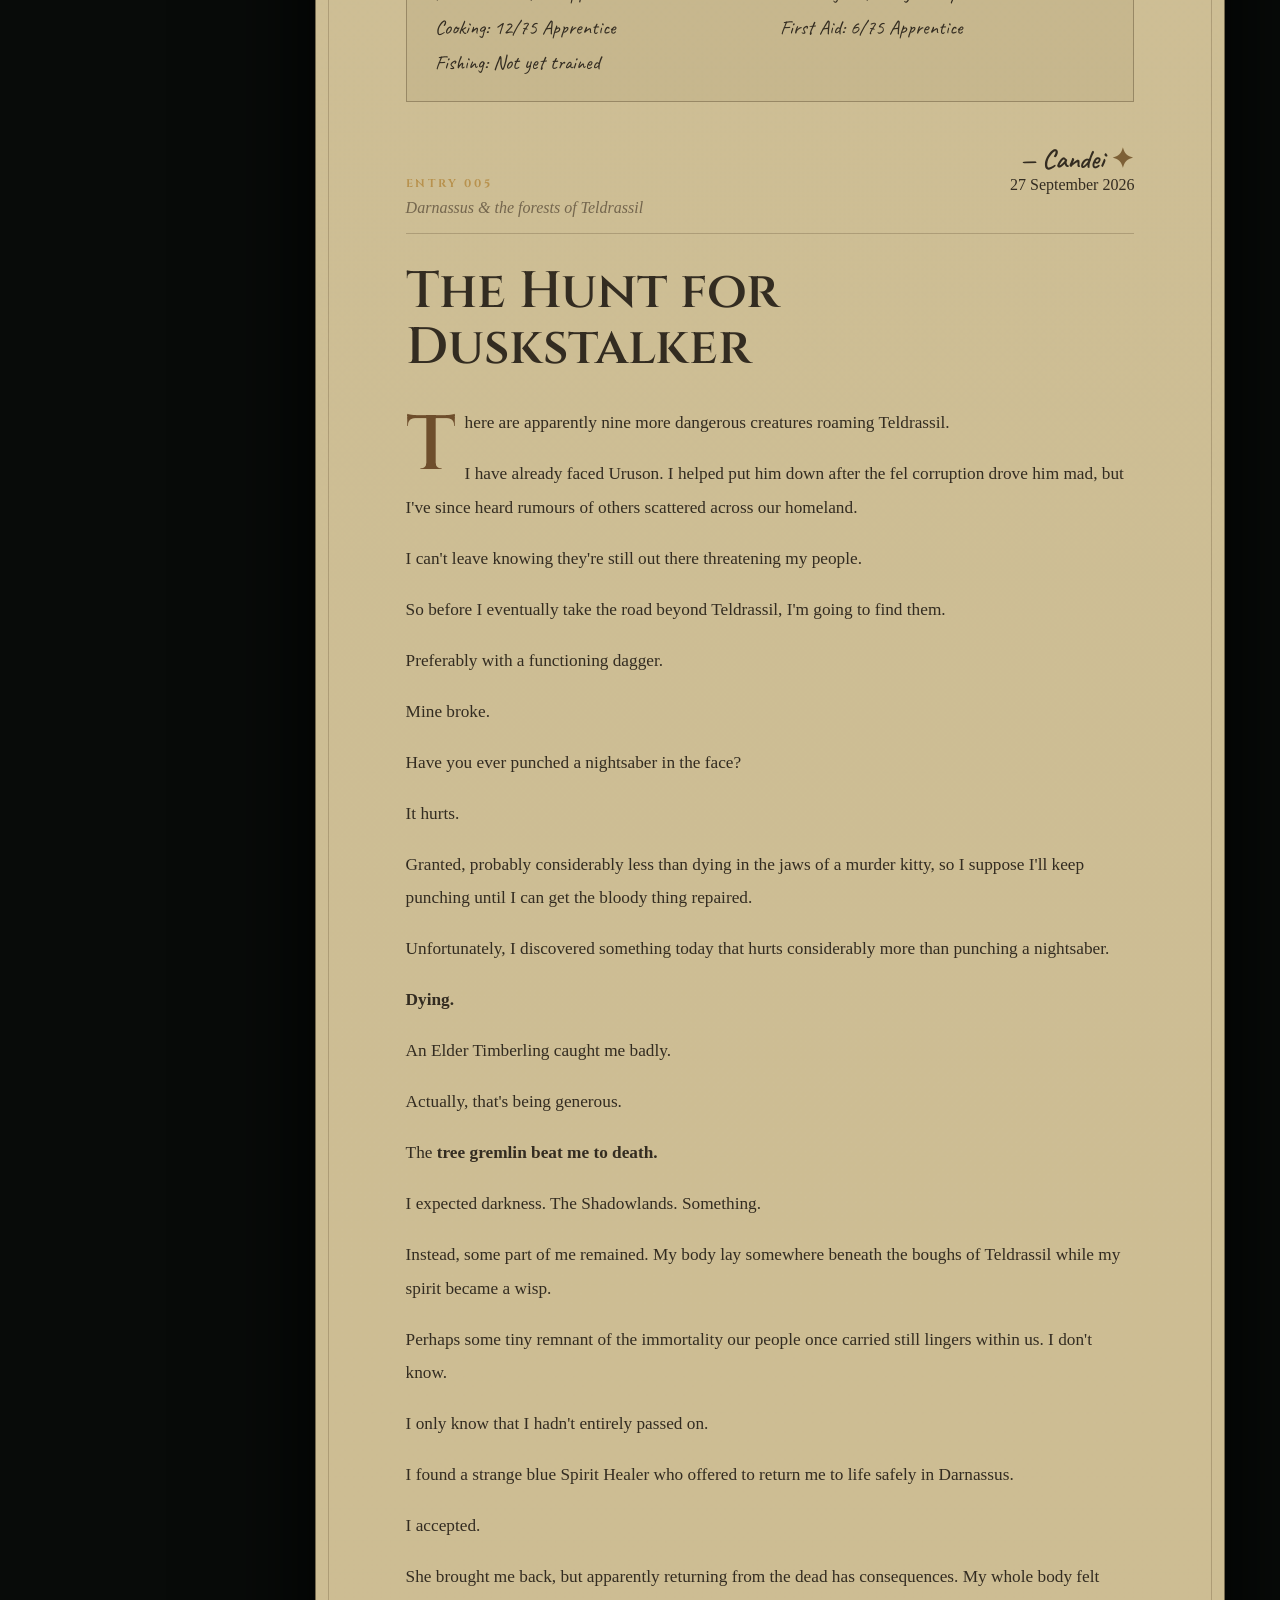
<file: journal.html>
<!doctype html><html lang="en"><head><meta charset="utf-8"><meta name="viewport" content="width=device-width,initial-scale=1"><title>Candei's Wanderer's Journal</title><meta name="description" content="Candy's field journal from the WoW Forever Wanderer Challenge beta tests."><link rel="stylesheet" href="journal.css"></head><body>
<header class="journalHero"><a href="index.html">← Return to The Wanderer Challenge</a><span>FIELD NOTES · BETA TESTING</span><h1>Candei's<br><i>Wanderer's Journal</i></h1><p>A record of the roads I have walked, the people I have met, and the life I am building one camp at a time.</p></header>
<main><aside class="marginNote"><b>TEST SUBJECT</b><strong>Candei Black</strong><small>Night Elf · Hunter</small><hr><b>CURRENT CHAPTER</b><strong>Teldrassil</strong><small>Passage: 6g</small><hr><b>TRADES</b><strong>Herbalism 39/75 · Skinning 75/75</strong><small>Gatherer</small><hr><b>INPUT</b><strong>Gamepad</strong><small>Controller test active</small></aside>
<section class="book">
<div class="bookTitle"><span>VOLUME I</span><h2>The First Wanderer</h2><p>I came to Teldrassil with little more than a bow, a name, and a road I had not yet walked.</p></div>
<article class="entry"><div class="entryMeta"><span>ENTRY 001</span><time>25 September 2026</time><em>Shadowglen, Teldrassil</em></div><h3>Leaving Shadowglen</h3>
<p class="drop">I arrived with nothing worth calling a fortune. Now I am leaving Aldrassil and Shadowglen behind at level six with exactly six silver and sixty-eight copper to my name. Somehow, that feels right.</p>
<p>I've learned every spell Ayanna can teach me for now. I traded some of what little coin I'd earned for a Dink Dagger, a Hornwood Recurve Bow and a full set of cracked leather — chest, legs, wrists, hands, waist and feet. I bought a small eight-slot quiver, an Apprentice Skinning Satchel, a skinning knife, milk and versicolour treats when food proved harder to find than I expected, and enough rough arrows that I now carry fifteen hundred of the bloody things. Six gold stands between me and the road beyond Teldrassil, but I won't reach it by starving myself of everything I need along the way.</p>
<div class="inkbox"><b>FIELD RECORD</b><span>Level 6</span><span>Cash on hand: 6 silver, 68 copper</span><span>Passage target: 6 gold</span><span>All available Hunter spells trained</span><span>Skinning 75/75 · Herbalism 20/75</span><span>All Shadowglen quests completed</span><span>Dink Dagger · Hornwood Recurve Bow</span><span>Full Cracked Leather set</span><span>8-slot quiver · 4-slot skinning satchel · skinning knife</span><span>1,500 rough arrows · milk · versicolour treats</span><span>22 Peacebloom · linen cloth · scavenged cloak</span></div>
<p>I've taken up <strong>Herbalism and Skinning</strong>. Before leaving Shadowglen I reached the limit of what I can learn as an Apprentice Skinner — 75 skill — while my Herbalism has reached 20. The forests provide plenty if I pay attention. I'll keep Peacebloom, Bruiseweed, Briarthorn, Liferoot, Sungrass and Golden Sansam when I find them; one day an alchemist may turn them into medicines that keep me alive. Other herbs can be traded away when coin would serve me better. I leave with twenty-two Peacebloom tucked safely into my pack, along with some linen cloth and a cloak I managed to scavenge.</p>
<p>It is strange how quickly everything begins to have a purpose. A flower tucked into my pack might become medicine months from now. A hide taken from a beast might buy my next meal, my next arrow, or a warmer piece of armour. Six gold sounds like a fortune tonight, but perhaps that is the point. I do not want simply to pass through this place. I want to leave it ready for whatever waits beyond.</p>
<p>Every task I could find in Shadowglen is finished. Somewhere among my travels I also found a journal that speaks of learning how to make a proper camp. I have kept it. If I am really going to live on the road, perhaps it is time I learned.<br><br>Tonight I leave Aldrassil and Shadowglen behind. My purse is light, my pack smells faintly of herbs and hides, and the road to Dolanaar waits beyond the trees. It feels like a good place to close the first page.</p>
<div class="reflection"><b>A THOUGHT BEFORE I GO...</b><p>I keep hearing other adventurers boast about finding coloured linen bags tucked among beasts and bushes. Apparently everyone in Shadowglen is tripping over spare luggage except me. Could I find one? Could I heck. My poor pack is already being asked to hold hides, herbs, cloth, food and enough arrows to arm half of Teldrassil. I really need to do something about storage soon.</p></div>
<div class="reflection"><b>IN THE MARGIN</b><p>Six gold. Right now I have six silver and sixty-eight copper. I wonder whether I’ll laugh at that number when I finally leave Teldrassil… or curse whoever decided it was enough.</p></div>
<footer class="signature">— Candei <span>✦</span></footer></article>

<article class="entry"><div class="entryMeta"><span>ENTRY 002</span><time>25 September 2026</time><em>Dolanaar &amp; Starbreeze Village, Teldrassil</em></div><h3>The Road to Dolanaar</h3>
<p class="drop">I think I am beginning to understand what life beyond Shadowglen is actually going to require of me.</p>
<p>I arrived in Dolanaar with little coin and far too much stuffed into far too few pockets. Apparently complaining about my lack of bags worked — just not quite in the way I expected.</p>
<p>One of the locals offered me a proper six-slot <strong>Soft Saber Pouch</strong> if I could bring back six soft pelts. Considering the little brown pouches being sold nearby cost around five silver — practically everything I had left after learning First Aid — I was hardly going to turn that down.</p>
<p>Six pelts later, I finally have a bag.</p>
<p><strong>A whole six slots. Luxury.</strong></p>
<p>So no, I still haven't found one of those mysterious coloured linen bags everyone else apparently pulls from bushes.</p>
<p><strong>But mine is softer. And blue!</strong></p>
<p>I'm choosing to consider that a victory.</p>
<p>Dolanaar has taught me something more important than where to put all my things, though. I've finally learned how to make a proper camp. Until now, the road has mostly been somewhere between one place and another. I think that's going to change. A fire means somewhere to rest, somewhere to prepare, somewhere to eat — and perhaps somewhere another traveller might stop for a while too.</p>
<p>I've also begun learning First Aid, and those Peaceblooms I've been carefully stuffing into my pack finally have a purpose. With a few empty vials, I can turn them into health potions. Twenty-two flowers suddenly feel considerably more valuable than they did yesterday.</p>
<p>Food has been another problem. I bought milk and treats before leaving Shadowglen because finding enough to eat was becoming annoyingly unreliable, but buying every meal isn't going to get me very far when I'm trying to scrape together six gold. I've been given the chance to improve my Cooking, and I found a recipe for <strong>Brilliant Smallfish</strong> for only forty copper. I could learn it immediately, so I bought it. If the rivers and lakes are willing to feed me, I'd be an idiot to keep handing merchants my silver for snacks.</p>
<p>Maybe soon my campfire will actually smell like dinner instead of smoke and desperation.</p>
<p>I found another herb today — <strong>Mageroyal</strong>. Unfortunately, finding it and being capable of harvesting it are apparently two entirely different things. My hands aren't skilled enough yet, so for now all I can do is remember where I've seen it and try not to look too offended when I walk past.</p>
<p>I did overhear an Alchemist talking about mixing Mageroyal with Peacebloom to make mana potions. Now <em>that</em> caught my attention. My abilities draw on mana, and running dry in the middle of a fight is hardly ideal. Perhaps Mageroyal is worth keeping when I'm finally able to gather it. If I can supply an Alchemist with the herbs they need, there may be a trade to be made — herbs for potions, rather than everything simply becoming another few copper in a merchant's pocket.</p>
<div class="reflection"><b>NOTE TO SELF</b><p>Learn to pick the bloody purple flowers.</p></div>
<div class="inkbox"><b>FIELD RECORD</b><span>Level 8</span><span>Location: Dolanaar &amp; Starbreeze Village</span><span>Cash on hand: 18 silver, 78 copper</span><span>Skinning: 75/75 Apprentice</span><span>Herbalism: 39/75 Apprentice</span><span>Cooking: 11/75 Apprentice</span><span>First Aid: 6/75 Apprentice</span><span>Fishing: Not yet trained</span><span>Camping learned</span><span>Recipe learned: Brilliant Smallfish · 40 copper</span><span>Storage: Soft Saber Pouch · 6 slots</span><span>First Light Leather skinned</span><span>Health potions prepared for the journey</span><span>Rare Elite: Uruson · defeated</span></div>
<p>I've started finding Light Leather now too. The ruined scraps I've been collecting are another matter. I still don't know how to salvage anything useful from them, and carrying rubbish around because it might become useful someday seems like an excellent way to recreate my bag problem, so I've been selling them.</p>
<p>If I learn differently later, so be it. For now, coin is useful and ruined leather isn't.</p>
<p>My journey took me through Starbreeze Village, where I found myself helping with the troubles there. While we were dealing with that, something much larger decided to make itself our problem: <strong>Uruson</strong>, a furbolg driven mad by fel moss.</p>
<p>I wasn't alone when we fought him. Several of us turned on the creature and eventually brought him down. By the time the fighting stopped there was nothing on him for me to claim.</p>
<p>I don't particularly care.</p>
<p><strong>I didn't draw my bow for his pockets.</strong></p>
<p>Before setting out again, I made one last stop for supplies. I bought some mild spices for cooking and a handful of empty vials, then used some of the Peacebloom I'd carried all the way from Shadowglen to brew health potions for the journey.</p>
<p>My work in Dolanaar isn't finished. There are still people here who need help, paths through Teldrassil I haven't walked and far too much of this forest I haven't seen. But I've been asked to travel to <strong>Darnassus</strong>.</p>
<p>I think I'll go.</p>
<p>Perhaps a stroll through the great city is exactly what I need before returning to the road.</p>
<p>I arrived here with barely enough silver to buy one of those little brown pouches hanging from the merchants' stalls. I'm leaving for Darnassus with <strong>eighteen silver and seventy-eight copper</strong> in my purse.</p>
<p>I can build myself a camp. I can cook my own meals. I can gather what grows around me, dress my wounds and brew medicine for the road. I have food, arrows, health potions and a little coin tucked away for whatever comes next.</p>
<p>And, most importantly, I finally have a proper bag.</p>
<p><strong>It's softer. And blue.</strong></p>
<p>Priorities.</p>
<div class="reflection"><b>IN THE MARGIN</b><p>Six gold still sounds ridiculous.<br><br>But yesterday I had six silver.<br><br>Today I have eighteen.<br><br>Perhaps the road pays better than I thought.</p></div>
<footer class="signature">— Candei <span>✦</span></footer></article>
<article class="entry"><div class="entryMeta"><span>ENTRY 003</span><time>25 September 2026</time><em>Darnassus, Teldrassil</em></div><h3>Beneath the Boughs of Darnassus</h3>
<p class="drop">On the road to Darnassus, I came across a house belonging to a Skinner and Leatherworker. That may prove dangerous.</p>
<p>The Leatherworker offered to teach me their trade, and for the first time since taking up Herbalism I found myself seriously considering putting down the gardening shears.</p>
<p>It makes sense. I already spend much of my time skinning the beasts I hunt, and I've started putting Light Leather aside without really knowing what I'll eventually do with it. Being able to turn those hides into something useful myself feels like the sort of skill that could serve me well on the road.</p>
<p>I'm not quite ready to abandon Herbalism yet, though. Before I make that decision, I've begun storing Peacebloom away. <strong>Forty flowers are sitting safely in my bank now</strong>, along with the Light Leather I've collected. If I do trade the gardening shears for a Leatherworker's tools, I'd rather have a good supply tucked away first.</p>
<p>Besides, putting everything in the bank achieved something almost as precious as the materials themselves.</p><p><strong>Bag space.</strong></p><p>Beautiful, glorious, empty bag space.</p>
<p>While I was there, I overheard a Mage and a Rogue discussing bags. Apparently those coloured linen bags I've heard everyone talking about are often found among the nightsabers.</p><p>Interesting.</p><p>Very interesting.</p><p>Perhaps the bushes were innocent all along.</p>
<p>The Skinning trainer had more to teach me than simply taking hides. He showed me how to make a <strong>camp chair</strong>, which gives me a better chance of landing a particularly good strike while resting at camp.</p><p>Two percent isn't enormous.</p><p>But two percent is considerably more than zero.</p>
<p>He also agreed to teach me the ways of a <strong>Journeyman Skinner</strong>.</p><p>For <strong>five silver</strong>.</p><p>I am beginning to suspect that civilisation is simply the practice of charging people money for knowing things.</p>
<p>Still, I've outgrown what I could learn as an Apprentice. If better hides lie ahead, I need to know how to work with them.</p>
<p>Then I finally reached <strong>Darnassus</strong>.</p>
<p>I don't think Shadowglen prepared me for it.</p>
<p>The city feels as though it grew from Teldrassil rather than being built upon it. Great stone columns rise between enormous boughs, purple light settles across the paths, and everywhere I look there is another archway, pool or ancient structure disappearing into the trees.</p>
<p>For somewhere so enormous, it doesn't feel as though the forest ever truly ends.</p><p>It is beautiful.</p><p>Majestic, even.</p><p>It is also <strong>bloody expensive</strong>.</p>
<p>Five silver disappeared on a desperately needed new bag. Another six went towards three new hunting techniques. I've learned to <strong>parry more effectively</strong>, put considerably more force behind my <strong>Raptor Strike</strong>, and even imbue an arrow with magic to deliver a <strong>Concussive Shot</strong>.</p>
<p>That last one is interesting. It slows my prey, which could be extremely useful against quicker creatures — nightsabers and spiders immediately come to mind — but it takes a sizeable bite from my mana.</p><p>Probably not something I should fire at everything that looks at me funny.</p><p>Useful, though. Very useful.</p><p>Especially if those rumours about nightsabers carrying bags turn out to be true.</p>
<div class="inkbox"><b>FIELD RECORD</b><span>Level 9</span><span>Location: Darnassus, Teldrassil</span><span>Cash on hand: 8 silver, 46 copper</span><span>Skinning: Journeyman learned</span><span>Herbalism: Still active — for now</span><span>Peacebloom banked: 40</span><span>Light Leather: Banked for later</span><span>Campcraft: Camp Chair · +2% Critical Strike</span><span>New hunting skills: Parry · Raptor Strike · Concussive Shot</span><span>New bag purchased: 5 silver</span><span>Free bag space: 24 slots</span></div>
<p>The walk back to Dolanaar gave me plenty of time to think.</p>
<p>Mostly about Leatherworking.</p>
<p>Partly about how much silver Darnassus stole from me.</p>
<p>By the time I reached Dolanaar, I was tired enough that both could wait until morning.</p>
<p>I stopped by a merchant first and emptied my packs of anything I couldn't see myself needing. A few useful-looking things became a few more coins, my bags became a little lighter, and by the time I finally counted my purse I had <strong>eight silver and forty-six copper</strong>.</p>
<p>Not exactly a fortune.</p>
<p>But I left Shadowglen with six silver and sixty-eight copper, and since then I've bought supplies, learned new skills, paid for training, filled my bank with herbs and leather, improved my bags and somehow become a Journeyman Skinner.</p>
<p>And I still have more coin than I started with.</p>
<p><strong>I suppose that's a plus.</strong></p>
<p>For tonight, though, I've had quite enough roads, forests, cities, trainers and merchants.</p>
<p>There's a bed waiting for me at the inn.</p>
<p>The rest of Teldrassil can wait until morning.</p>
<div class="reflection"><b>IN THE MARGIN</b><p>Level nine.<br><br>Eight silver and forty-six copper.<br><br>Twenty-four empty bag spaces.<br><br>Forty Peacebloom safely tucked away.<br><br>Still richer than when I left Shadowglen.<br><br>I'll call that progress.<br><br>Now I'm going for a kip.</p></div>
<footer class="signature">— Candei <span>✦</span></footer></article>
<article class="entry"><div class="entryMeta"><span>ENTRY 004</span><time>25 September 2026</time><em>Dolanaar &amp; the forests of Teldrassil</em></div><h3>The Ways of the Beast</h3>
<p class="drop">The day began quietly enough. I spent the morning camping in the woods with other travellers, sitting around the fire and talking about the world and the journeys that had brought us here.</p>
<p>Then I went to Starbreeze Village and killed an unreasonable number of mad furbolgs.</p>
<p><strong>Level ten.</strong></p>
<p>Apparently that was enough for word to reach Dazalar, a Master Hunter who believed I was finally ready to learn the ways of the beasts.</p>
<p>His first lesson?</p><p><strong>Tame a spider.</strong></p><p>A fucking spider.</p>
<p>I had <em>just</em> finished dealing with satyrs who kept enormous red spiders as guards, and now I was expected to convince one that we were friends.</p>
<p>For something with eight legs, the bloody thing was surprisingly slow. I thought spiders were supposed to <em>skitter</em>. Still, I decided that merely taming him wasn't enough and took him with me into Ban'ethil Hollow.</p>
<p>He wasn't particularly sturdy, but his poison proved useful. We started finding a rhythm together, and when he eventually succumbed to his injuries, I felt his absence while fighting my way back out.</p>
<p>I'd spent the entire time complaining about him. Apparently I'd grown attached anyway.</p>
<p>Ban'ethil wasn't entirely miserable. I crossed paths with several other travellers, eventually joining a group of <strong>three Priests, three Hunters and two Rogues</strong>.</p>
<p>Calling us organised would be generous.</p>
<p>We stormed through anything in our way with what I can only describe as Night Elf military tactics:</p><p><strong>There it is. Get it.</strong></p><p>Unorganised chaos.</p><p>I'm here for it.</p>
<p>Somewhere among all of this, I was asked what kind of Hunter I wanted to become.</p><p>After the spider, the answer seemed obvious.</p><p><strong>Beast Mastery.</strong></p>
<p>Dazalar's next test was considerably more agreeable: a nightsaber.</p><p>Not a kitty.</p><p>A <strong>murder kitty</strong>.</p><p>Much more my kind of beast.</p>
<p>Then came a Strigid Owl. Birds aren't really my thing, but I'll admit the little bastard was cute.</p>
<p>Spider. Nightsaber. Owl.</p><p>Apparently that was enough.</p>
<p>Dazalar has finally taught me how to <strong>tame a beast of my own</strong>.</p>
<p>I'm going to wait.</p>
<p>I still don't properly understand what different beasts need to eat, and I won't learn that until I'm a little more experienced. I'm not asking a creature to trust me enough to leave its home when I can't even guarantee I know how to feed it.</p>
<p>My companion can wait until I'm ready.</p>
<p>Plenty else changed today too. I can finally harvest <strong>Mageroyal</strong> — the bloody purple flowers have been conquered — and I've upgraded from Rough to <strong>Sharp Arrows</strong>. Those 1,600 Rough Arrows I bought carried me all the way to level ten, so naturally I've celebrated this sensible financial decision by buying a new quiver capable of holding <strong>2,000</strong>.</p>
<p>I've also improved my Serpent Sting and learned a stronger <strong>Aspect of the Hawk</strong>, borrowing something of the hawk's instinct to strengthen my ranged attacks.</p>
<p>And somewhere along the road, I met <strong>Maise</strong> again.</p>
<p>At this point we've stopped pretending normal greetings are necessary.</p><p><strong>"MAISE!!!!"</strong></p><p><strong>"CANDEI!!!!"</strong></p>
<p>Teldrassil is enormous. I have no idea why we keep finding each other.</p><p>I hope it continues.</p>
<p>I've treated myself to a full set of Rough Leather armour, another six-slot bag and even earned myself a new dagger after dealing with those disgusting satyrs and their enormous red spiders.</p>
<p>Now I'm supposed to be heading back towards <strong>Darnassus</strong> for more Hunter training.</p><p>Supposed to be.</p>
<p>Because on my way I came across a group of less experienced adventurers preparing to make their way towards <strong>Ban'ethil Burrow Den</strong>.</p>
<p>I've already seen what waits down there. I've fought through those tunnels with a beast at my side, fought my way out without him, and watched a small army of Night Elves turn the place into complete chaos.</p>
<p>I couldn't very well watch them walk into it alone.</p><p>Darnassus isn't going anywhere.</p><p><strong>They might need another bow.</strong></p>
<p>So I'll help them through first.</p><p>Then — assuming we all come back out again — I'll continue to the city.</p>
<div class="reflection"><b>IN THE MARGIN</b><p>I was going to Darnassus.<br><br>Then I saw some newer adventurers heading towards Ban'ethil.<br><br>I know what's waiting for them.<br><br>Bugger.<br><br><strong>Darnassus can wait.</strong></p></div>
<div class="inkbox"><b>FIELD RECORD</b><span>Level 11</span><span>Cash on hand: 44 silver, 34 copper</span><span>Herbalism: 67/75 Apprentice</span><span>Skinning: 84/150 Journeyman</span><span>Cooking: 12/75 Apprentice</span><span>First Aid: 6/75 Apprentice</span><span>Fishing: Not yet trained</span></div>
<footer class="signature">— Candei <span>✦</span></footer></article>
<article class="entry"><div class="entryMeta"><span>ENTRY 005</span><time>27 September 2026</time><em>Darnassus &amp; the forests of Teldrassil</em></div><h3>The Hunt for Duskstalker</h3>
<p class="drop">There are apparently nine more dangerous creatures roaming Teldrassil.</p>
<p>I have already faced Uruson. I helped put him down after the fel corruption drove him mad, but I've since heard rumours of others scattered across our homeland.</p>
<p>I can't leave knowing they're still out there threatening my people.</p>
<p>So before I eventually take the road beyond Teldrassil, I'm going to find them.</p>
<p>Preferably with a functioning dagger.</p>
<p>Mine broke.</p>
<p>Have you ever punched a nightsaber in the face?</p>
<p>It hurts.</p>
<p>Granted, probably considerably less than dying in the jaws of a murder kitty, so I suppose I'll keep punching until I can get the bloody thing repaired.</p>
<p>Unfortunately, I discovered something today that hurts considerably more than punching a nightsaber.</p>
<p><strong>Dying.</strong></p>
<p>An Elder Timberling caught me badly.</p>
<p>Actually, that's being generous.</p>
<p>The <strong>tree gremlin beat me to death.</strong></p>
<p>I expected darkness. The Shadowlands. Something.</p>
<p>Instead, some part of me remained. My body lay somewhere beneath the boughs of Teldrassil while my spirit became a wisp.</p>
<p>Perhaps some tiny remnant of the immortality our people once carried still lingers within us. I don't know.</p>
<p>I only know that I hadn't entirely passed on.</p>
<p>I found a strange blue Spirit Healer who offered to return me to life safely in Darnassus.</p>
<p>I accepted.</p>
<p>She brought me back, but apparently returning from the dead has consequences. My whole body felt sick. My arms were weak. Even drawing my bow felt harder than it should.</p>
<p>Still.</p><p>Alive.</p>
<p>I've noticed more Humans in Darnassus lately. I suppose that's something we'll all have to grow accustomed to now that we're part of the Alliance.</p>
<p>They intrigue me.</p>
<p>Humans have always lived knowing their lives must end. They grow older knowing that one day they'll die, yet they still build homes, fall in love, raise families and wander into forests they've never seen before.</p>
<p>For us, mortality is new.</p><p>For them, it's simply life.</p><p>Perhaps there's something we can learn from that.</p>
<p>There was, however, something considerably more pressing to deal with.</p>
<p>The tree gremlin had damaged my equipment.</p>
<p>Landria charged me <strong>three silver and forty-seven copper</strong> to repair it.</p>
<p>Three silver.</p><p>Forty-seven copper.</p>
<p>I died and somehow the most offensive part of the experience was the bill.</p>
<p>So I went back.</p>
<p>I found him, too. The same bloody tree gremlin.</p>
<p><strong>He didn't kill me twice.</strong></p>

<h4>A Beast of My Own</h4>
<p>I've finally learned enough about the beasts of Teldrassil to understand what they eat.</p>
<p>Which means I think I'm ready.</p>
<p>Not that I'm going to grab the first animal I see and decide we're best friends.</p>
<p>If I'm going to ask a beast to travel beside me, fight beside me and trust me with its life, I should at least know how to keep the poor thing fed.</p>
<p>I learned how to mend a companion's wounds too.</p>
<p>I don't actually <em>have</em> a companion yet.</p>
<p>But when I do, I'd rather know how to keep them alive before asking them to fight beside me.</p>
<p>I've even paid five silver for a place at the stables.</p>
<p>For a beast I haven't met.</p>
<p>Apparently Hunters sometimes travel alongside different creatures so they can study the ways they fight. A fellow traveller taught me how to recognise those instincts — the bites, claws and other techniques one beast might eventually teach another.</p>
<p>If I ever need to do that, I want somewhere safe for my own companion to stay.</p>
<p>Five silver.</p>
<p>They'd better be bloody lovely.</p>
<p>Then I heard about <strong>Duskstalker</strong>.</p>
<p>A saber apparently terrorising the local owls.</p>
<p>Sounds like a bored kitty.</p>
<p>There were rumours of another creature too: <strong>Nightscreech</strong>.</p>
<p>So I went looking.</p><p>And looking.</p><p>And looking.</p>
<p>I met another Hunter during the search who was also hoping to bond with one of them. We ended up travelling together for a while, swapping advice about spells, beasts and taming.</p>
<p>We also discovered that Hunters share a very particular kind of pain.</p>
<p>You spend ages searching.</p><p>You finally find the beast.</p><p>You begin forming the bond.</p><p>It's nearly done...</p>
<p>Then some bastard throws magic at it.</p><p>Gone.</p>
<p>Apparently some grief transcends race and experience.</p>
<p>The other Hunter eventually found Nightscreech before I did.</p><p>Bastard.</p>
<p>Still, Nightscreech accepted them first. I hope they look after each other.</p>
<p>Besides.</p><p>There was still a bored kitty somewhere out there.</p>

<h4>Still No Bloody Cat</h4>
<p>Life carried on while I searched.</p>
<p>I finally paid someone a silver to teach me how to fish.</p>
<p>Almost immediately, I pulled a <strong>seventeen-pound catfish</strong> out of the water.</p>
<p>I'm beginning to question why I've spent so much time roasting spider legs.</p>
<p>I've also discovered that people will pay surprisingly good money for the things I find during my travels.</p>
<p>Herbs. Cloth. Leather. Eggs.</p>
<p>Even that bloody shortsword nobody wanted eventually sold.</p>
<p>It turns out wandering through the forest stuffing everything remotely useful into my bags might actually be a legitimate business strategy.</p>
<p>And then...</p><p>I found him.</p><p><strong>Duskstalker.</strong></p><p>Finally.</p>
<p>After all that searching, there he was.</p>
<p>And then a fucking spider killed me.</p>
<p>I became a wisp again.</p>
<p>This time I wasn't going anywhere near the Spirit Healer.</p>
<p>I knew what happened if I took that shortcut back to life, and I wasn't going to return weak while Duskstalker was still out there.</p>
<p>So I ran.</p>
<p>I've never moved so quickly while dead.</p>
<p>I found my body.</p><p>I returned.</p><p>And he was still there.</p>
<p>Nobody had killed him.</p><p>Nobody had taken him.</p>
<p>So I tried again.</p>
<p>This time...</p><p><strong>the bond held.</strong></p>
<p>His name is Duskstalker.</p>
<p>I've spent days learning how to feed a companion I didn't have. I learned how to mend wounds that hadn't happened yet. I even paid for a bloody stable before I had anyone to put in it.</p>
<p>Perhaps I wasn't looking for a beast who needed a friend after all.</p>
<p>Perhaps we were looking for each other.</p>
<p>Duskstalker was one of the creatures I promised myself I'd deal with before leaving Teldrassil.</p>
<p>I thought that meant hunting him.</p><p>Perhaps I misunderstood.</p>
<p>He's no longer a threat to my homeland.</p>
<p><strong>He's walking beside me.</strong></p>
<p>Two down.</p><p>Eight to go.</p>

<h4>My Murder Kitty</h4>
<p>All that preparation wasn't for nothing.</p>
<p>Duskstalker eats meat and fish, which is convenient because so do I. We've already begun scouting for places where I can fish for food we can share.</p>
<p>He's happy.</p><p>He's also rebellious.</p><p>Of course he fucking is.</p>
<p>I didn't spend all that time hunting Duskstalker because I'd heard wonderful things about his manners.</p>
<p>But we're learning.</p>
<p>He's learning when to attack. I'm learning when to pull him back. I'm keeping him fed and tending his wounds, and every day I can feel the trust between us growing.</p>
<p>Hunting is different with him beside me.</p>
<p>Things that used to be a nuisance don't stay alive nearly as long when there's a murder kitty attached to their face.</p>
<p>My bags are filling faster too.</p>
<p>Apparently Duskstalker might actually be making me richer.</p>
<p>And somewhere along the way, <strong>Rebellious</strong> became <strong>Dependable</strong>.</p>
<p>I think we're getting the hang of this.</p>

<h4>The Blue Bag</h4>
<p>I stopped at a campfire for a while and met a young Hunter named <strong>Noice Critties</strong>.</p>
<p>Most of the travellers around the fire either weren't interested in talking or were downright rude, but she was friendly.</p>
<p>Then, because Elune apparently has a sense of humour, I found something.</p>
<p>A little blue six-slot bag.</p><p>Of course.</p>
<p>Do you know how desperately I wanted one of those when I first left Shadowglen?</p>
<p>Everyone seemed to find coloured bags except me. I eventually gave up and bought my own.</p>
<p>And <em>now</em> one drops.</p>
<p>I looked at Noice.</p>
<p>A young Hunter. A quiver taking up precious room. Probably trying to carry half of Teldrassil around just like I was.</p>
<p>I remember being that Hunter.</p>
<p>So I gave it to her.</p>
<p>Elune knows I would've loved somebody to do the same for me.</p>

<h4>Leaving Darnassus... Again</h4>
<p>There was one final problem.</p>
<p>Duskstalker and I are gathering so much now that my bags keep filling before I'm ready to return home.</p>
<p>Also...</p><p>My bags didn't match.</p><p>This was becoming unacceptable.</p>
<p>So I visited Ellandrieth.</p>
<p>Three matching eight-slot bags.</p><p><strong>Twenty-five silver each.</strong></p>
<p>And a separate six-slot pouch for my herbs, cloth and leather.</p><p><strong>Another eighteen silver.</strong></p>
<p>Ninety-three silver.</p>
<p>Was all of it necessary?</p><p>The extra storage absolutely was.</p><p>The matching bags?</p><p>...</p><p>Also necessary.</p>
<p>So once again, I am leaving Darnassus with considerably less money than I arrived with.</p>
<p><strong>Fifty-two silver and seventy-one copper</strong>, to be precise.</p>
<p>But I don't feel poorer.</p>
<p>I have proper bags. I've learned to fish. I'm becoming a better cook. My skinning has improved. I've learned everything I currently can about gathering herbs. I'm earning money from things I once would've thrown at the nearest merchant just to clear my pack.</p>
<p>And this time I'm not leaving Darnassus alone.</p>
<p>There's a saber walking beside me.</p>
<p>Duskstalker isn't quite the rebellious murder kitty I met in the forest anymore.</p>
<p>He's dependable.</p>
<p>I'm beginning to think I might be, too.</p>
<div class="inkbox"><b>FIELD RECORD</b><span>Level 13</span><span>Cash on hand: 52 silver, 71 copper</span><span>Herbalism: 75/75 Apprentice</span><span>Skinning: 100/150 Journeyman</span><span>Cooking: 24/75 Apprentice</span><span>Fishing: 22/75 Apprentice</span><span>First Aid: 11/75 Apprentice</span><span>Companion: Duskstalker · Level 11</span><span>Bond: Dependable</span><span>Two threats dealt with · Eight remain</span></div>
<div class="reflection"><b>IN THE MARGIN</b><p>I left Shadowglen complaining that everybody except me could find a bloody bag.<br><br>Today I gave one to a young Hunter who needed it more than I did.<br><br>Funny how quickly things change.</p></div>
<footer class="signature">— Candei <span>✦</span></footer></article>
<div class="next"><span>NEXT ENTRY</span><p>Candei and Duskstalker — the road through Teldrassil continues.</p></div></section></main>
<footer class="siteFooter"><span>THE WANDERER CHALLENGE · CANDEI’S JOURNAL</span><a href="index.html">Don't level through Azeroth. Live in it.</a></footer></body></html>
</file>
<file: style.css>
@import url('https://fonts.googleapis.com/css2?family=Cinzel:wght@500;600;700&family=Inter:wght@400;500;600;700&display=swap');
:root{--bg:#090c0d;--paper:#111616;--paper2:#151b1a;--ink:#e8e2d5;--muted:#9c9b91;--gold:#d3a853;--rust:#a94e2e;--green:#60725d;--line:#2a302e}
*{box-sizing:border-box}html{scroll-behavior:smooth}body{margin:0;background:var(--bg);color:var(--ink);font-family:Inter,system-ui,sans-serif;line-height:1.7}body:before{content:"";position:fixed;inset:0;pointer-events:none;opacity:.05;background-image:url("data:image/svg+xml,%3Csvg xmlns='http://www.w3.org/2000/svg' width='120' height='120'%3E%3Cfilter id='n'%3E%3CfeTurbulence type='fractalNoise' baseFrequency='.9' numOctaves='3' stitchTiles='stitch'/%3E%3C/filter%3E%3Crect width='100%25' height='100%25' filter='url(%23n)' opacity='.7'/%3E%3C/svg%3E")}
.hero{min-height:92vh;display:grid;place-items:center;text-align:center;position:relative;background:radial-gradient(circle at 50% 70%,rgba(176,86,38,.23),transparent 22%),linear-gradient(180deg,rgba(4,7,8,.12),#090c0d 96%),url('https://images.unsplash.com/photo-1511497584788-876760111969?auto=format&fit=crop&w=2000&q=85') center/cover}.heroShade{position:absolute;inset:0;background:linear-gradient(90deg,rgba(4,7,8,.62),rgba(4,7,8,.2),rgba(4,7,8,.62))}.heroInner{position:relative;max-width:950px;padding:80px 24px}.eyebrow,.kicker,.sectionHead span,.classGrid span,.trackerTop span,.letter>span{letter-spacing:.24em;color:var(--gold);font-size:.72rem;font-weight:700}.hero h1,.sectionHead h2,.intro h2,.final h2{font-family:Cinzel,serif}.hero h1{font-size:clamp(3.5rem,10vw,8rem);line-height:.82;margin:.25em 0;text-shadow:0 8px 40px #000}.hero h1 i,.final h2 i{color:var(--gold);font-style:normal}.tag{font-family:Cinzel,serif;font-size:clamp(1.1rem,2vw,1.6rem)}.lede{max-width:720px;margin:20px auto 36px;color:#c4c2b9}.cta{display:inline-block;border:1px solid var(--gold);padding:13px 22px;color:var(--ink);text-decoration:none;font-size:.75rem;letter-spacing:.15em}.cta:hover{background:var(--gold);color:#111}nav{position:sticky;top:0;z-index:5;display:flex;justify-content:center;gap:30px;background:rgba(9,12,13,.94);backdrop-filter:blur(10px);border-bottom:1px solid var(--line);padding:13px}nav a{color:#b8b7ae;text-decoration:none;font-size:.78rem}nav a:hover{color:var(--gold)}
main>section{max-width:1180px;margin:auto;padding:100px 30px}.intro{display:grid;grid-template-columns:1.2fr 1fr;gap:80px;align-items:center}.intro h2,.sectionHead h2{font-size:clamp(2.1rem,4vw,4rem);line-height:1.05;margin:.2em 0}.intro>p{color:var(--muted);font-size:1.05rem}.sectionHead{text-align:center;max-width:800px;margin:0 auto 50px}.sectionHead p{color:var(--muted)}.rules{display:grid;grid-template-columns:repeat(2,1fr);gap:1px;background:var(--line);border:1px solid var(--line)}.rules article{background:var(--paper);padding:38px}.rules article>b{font-family:Cinzel;color:var(--gold);font-size:2rem}.rules h3,.steps h3,.classGrid h3{font-family:Cinzel;margin:.3em 0}.rules p,.steps p,.classGrid p{color:var(--muted);margin-bottom:0}.panel{border:1px solid #4a3b24;background:linear-gradient(135deg,#151713,#101310);margin-top:40px!important}.big{font-family:Cinzel,serif;text-align:center;font-size:1.4rem}.big em{color:var(--gold);font-style:normal}.wealth{display:grid;grid-template-columns:repeat(5,1fr);border:1px solid #4a3b24;margin:35px 0}.wealth div{text-align:center;padding:25px 10px;border-right:1px solid #4a3b24}.wealth div:last-child{border:0}.wealth small{display:block;color:var(--muted);font-size:.65rem}.wealth strong{display:block;font-family:Cinzel;font-size:2rem;color:var(--gold)}.note{text-align:center;color:var(--muted);font-size:.8rem}
.tracker{max-width:850px;margin:auto;border:1px solid #414945;background:var(--paper);padding:30px;box-shadow:0 25px 70px #000}.trackerTop{display:flex;justify-content:space-between;align-items:center;border-bottom:1px solid var(--line);padding-bottom:20px}.trackerTop h3{font-family:Cinzel;font-size:2rem;margin:5px 0}.ring{text-align:center}.ring strong{display:block;color:var(--gold);font-family:Cinzel;font-size:1.7rem}.ring small{font-size:.6rem;color:var(--muted)}.zoneName{display:block;color:var(--muted);font-size:.75rem;margin:20px 0}.zoneName input{width:100%;margin-top:6px;background:#0b0f0f;color:var(--ink);border:1px solid var(--line);padding:12px;font:inherit}.tracker #checks label{display:flex;gap:15px;padding:16px 8px;border-bottom:1px solid var(--line);cursor:pointer}.tracker input[type=checkbox]{accent-color:var(--gold);width:18px;height:18px;flex:none;margin-top:4px}.tracker label:has(input:checked) span{text-decoration:line-through;color:#6f746f}.locked{margin-top:25px;text-align:center;border:1px solid #46332b;padding:18px;color:#a57d69;font-family:Cinzel}.locked.open{border-color:#5f774d;color:#a9c58f;background:#11190f}.tracker button{display:block;margin:20px auto 0;background:none;color:#777;border:0;cursor:pointer}.network{max-width:none!important;background:linear-gradient(#0d1110,#111713,#0d1110)}.network>*{max-width:1120px;margin-left:auto;margin-right:auto}.motto{display:flex;align-items:center;justify-content:center;gap:18px;margin:35px auto;font-family:Cinzel}.motto strong{font-size:3rem;color:var(--gold)}.motto span{color:#b7b4a9}.motto i{color:#536052}.tiers{display:grid;grid-template-columns:repeat(4,1fr);border:1px solid var(--line)}.tiers div{padding:22px;text-align:center;border-right:1px solid var(--line)}.tiers div:last-child{border:0}.tiers b,.tiers small{display:block;color:var(--muted);font-size:.65rem}.tiers strong{font-family:Cinzel;color:var(--gold);font-size:1.5rem}.steps{display:grid;grid-template-columns:repeat(4,1fr);gap:20px;margin-top:35px}.steps article{background:#0d1110;border:1px solid var(--line);padding:25px}.steps article>b{color:var(--gold);font-family:Cinzel;font-size:1.8rem}.letter{max-width:700px!important;margin-top:45px!important;padding:35px 45px;background:#cbbf9b;color:#2a251c;transform:rotate(-.4deg);box-shadow:0 15px 50px #000}.letter>span{color:#684d2b}.letter p{font-family:Georgia,serif;font-size:1.08rem}.letter em{display:block;text-align:right}
.classGrid{display:grid;grid-template-columns:repeat(3,1fr);gap:18px}.classGrid article{position:relative;background:linear-gradient(145deg,#141918,#0e1212);border:1px solid var(--line);padding:30px;min-height:320px;transition:.25s}.classGrid article:hover{transform:translateY(-5px);border-color:#665536}.classGrid article>div{font-size:2.4rem}.classGrid article:nth-child(1){border-top:2px solid #78935d}.classGrid article:nth-child(2){border-top:2px solid #d97942}.classGrid article:nth-child(3){border-top:2px solid #5b91b8}.classGrid article:nth-child(4){border-top:2px solid #e7dfc4}.classGrid article:nth-child(5){border-top:2px solid #4c80a1}.classGrid article:nth-child(6){border-top:2px solid #775a91}.classGrid article:nth-child(7){border-top:2px solid #8c8174}.classGrid article:nth-child(8){border-top:2px solid #d5b24b}.classGrid article:nth-child(9){border-top:2px solid #d5d05b}.final{text-align:center;max-width:900px!important;padding-top:150px!important;padding-bottom:150px!important}.final h2{font-size:clamp(3rem,7vw,6rem);line-height:.95}.final p{color:var(--muted);max-width:720px;margin:30px auto}.final>div{font-size:3rem;margin-top:40px}.final h3{font-family:Cinzel;color:var(--gold)}footer{border-top:1px solid var(--line);padding:30px;display:flex;justify-content:space-between;color:#6f736e;font-size:.75rem}footer b{font-family:Cinzel;color:#9e9a8d}
@media(max-width:800px){nav{gap:14px;overflow:auto;justify-content:flex-start}.intro{grid-template-columns:1fr;gap:20px}.rules,.classGrid{grid-template-columns:1fr}.wealth{grid-template-columns:1fr 1fr}.wealth div{border-bottom:1px solid #4a3b24}.tiers,.steps{grid-template-columns:1fr 1fr}.motto{flex-wrap:wrap}.hero{min-height:80vh}main>section{padding:70px 18px}.letter{padding:28px}.tracker{padding:18px}footer{flex-direction:column;gap:8px}}
</file>
<file: draft-v03.css>
/* Challenge Draft v0.3 mock-up layer */
body{background:#070a09}
.hero{min-height:100vh;background:linear-gradient(180deg,rgba(4,7,6,.12),rgba(4,7,6,.28) 52%,#070a09 100%),radial-gradient(circle at 50% 74%,rgba(193,103,45,.38),transparent 22%),url('https://images.unsplash.com/photo-1511497584788-876760111969?auto=format&fit=crop&w=2200&q=90') center/cover}
.heroShade{background:linear-gradient(90deg,rgba(2,5,4,.72),rgba(2,5,4,.12) 50%,rgba(2,5,4,.72))}
.heroInner:before{content:"✦  CHALLENGE DRAFT v0.3  ✦";display:block;margin:0 auto 28px;color:#b89555;font:600 .66rem/1 Cinzel,serif;letter-spacing:.25em}
.hero h1{letter-spacing:-.035em;text-shadow:0 4px 10px #000,0 18px 60px #000}.lede{font-family:Georgia,serif}.cta{background:rgba(7,10,9,.45);font-family:Cinzel,serif}
main>section{position:relative}main>section:not(.network):not(.final){border-bottom:1px solid rgba(113,102,72,.22)}main>section:not(.network):not(.final):after{content:"◆";display:block;position:absolute;bottom:-8px;left:50%;transform:translateX(-50%);color:#665a3e;background:#070a09;padding:0 15px;font-size:.65rem}
.sectionHead:after{content:"—  ✦  —";display:block;color:#756544;font-size:.8rem;letter-spacing:.35em;margin-top:22px}
.rules{gap:18px;background:none;border:0}.rules article{position:relative;border:1px solid #343a32;background:linear-gradient(145deg,rgba(20,27,23,.96),rgba(11,15,13,.98));padding:42px;box-shadow:0 16px 45px rgba(0,0,0,.18)}.rules article:before{content:"";position:absolute;inset:7px;border:1px solid rgba(215,173,91,.09);pointer-events:none}
.panel{max-width:none!important;border-left:0;border-right:0;background:linear-gradient(90deg,rgba(7,10,9,.97),rgba(16,18,14,.86),rgba(7,10,9,.97)),url('https://images.unsplash.com/photo-1500530855697-b586d89ba3ee?auto=format&fit=crop&w=2200&q=80') center/cover;background-attachment:fixed}.panel>*{max-width:1120px;margin-left:auto;margin-right:auto}.wealth{background:rgba(5,8,6,.64);box-shadow:0 20px 60px rgba(0,0,0,.25)}
#journey{padding-top:125px;padding-bottom:125px;background:radial-gradient(circle at 50% 62%,rgba(83,98,72,.10),transparent 35%)}
.tracker{position:relative;max-width:900px;background:linear-gradient(rgba(17,22,19,.96),rgba(12,16,14,.98));border:1px solid #5b5542;padding:42px 46px;box-shadow:0 30px 90px #000,0 0 0 6px #0b0e0c,0 0 0 7px #2d3029}.tracker:before,.tracker:after{content:"✦";position:absolute;color:#806e45;background:#0d110f;padding:0 9px;top:-12px}.tracker:before{left:28px}.tracker:after{right:28px}.trackerTop h3{font-size:2.35rem}.zoneName input{background:#080b09;border-color:#45483d;font-family:Cinzel,serif}.tracker #checks label{padding:19px 10px;transition:.2s}.tracker #checks label:hover{background:rgba(215,173,91,.035)}.tracker #checks label span b{font-family:Cinzel,serif;color:#e7dfcd;font-size:.93rem}.tracker input[type=checkbox]{appearance:none;border:1px solid #75633d;background:#0b0e0c;display:grid;place-content:center}.tracker input[type=checkbox]:checked:after{content:"✦";color:#d7ad5b;font-size:.8rem}.tracker label:has(input:checked) span{text-decoration:none;color:#666d64}.tracker label:has(input:checked) span b{text-decoration:line-through;color:#7c8178}.locked{letter-spacing:.12em;background:#0b0c0b}
.network{padding-top:125px!important;padding-bottom:125px!important;background:linear-gradient(180deg,rgba(7,10,9,.98),rgba(12,17,13,.88),rgba(7,10,9,.98)),url('https://images.unsplash.com/photo-1441974231531-c6227db76b6e?auto=format&fit=crop&w=2200&q=80') center/cover}.motto{border-top:1px solid #39382e;border-bottom:1px solid #39382e;padding:22px}.tiers{background:rgba(7,10,8,.72)}.steps article{box-shadow:0 12px 30px rgba(0,0,0,.2)}
.letter{position:relative;background:linear-gradient(rgba(212,197,159,.97),rgba(202,184,139,.97));border:1px solid #786b4e;box-shadow:0 22px 65px #000}.letter:before{content:"";position:absolute;inset:8px;border:1px solid rgba(77,59,32,.28);pointer-events:none}
.classGrid{gap:22px}.classGrid article{overflow:hidden;border-color:#353b35;background:linear-gradient(145deg,#151b18,#0b0f0d);box-shadow:0 16px 35px rgba(0,0,0,.18)}
.final{max-width:none!important;background:linear-gradient(180deg,#070a09,rgba(7,10,9,.76),rgba(7,10,9,.94)),url('https://images.unsplash.com/photo-1500534314209-a25ddb2bd429?auto=format&fit=crop&w=2200&q=80') center/cover;padding-top:190px!important;padding-bottom:190px!important}.final>*{max-width:900px;margin-left:auto!important;margin-right:auto!important}.final>span{font:700 .75rem Cinzel,serif;letter-spacing:.3em;color:#d7ad5b}.final h2,.final h3{text-shadow:0 5px 30px #000}
@media(max-width:800px){.heroInner:before{font-size:.55rem}.panel{background-attachment:scroll}.tracker{padding:28px 20px}.rules{gap:12px}.final{padding-top:120px!important;padding-bottom:120px!important}}
</file>
<file: journal.css>
@import url('https://fonts.googleapis.com/css2?family=Cinzel:wght@500;600;700&family=Caveat:wght@500;600&family=Inter:wght@400;500;600&display=swap');*{box-sizing:border-box}html{scroll-behavior:smooth}body{margin:0;background:#080b09;color:#332c21;font-family:Georgia,serif;background-image:radial-gradient(circle at 50% 0,rgba(118,91,48,.12),transparent 30%)}.journalHero{min-height:55vh;padding:70px 8vw 90px;color:#e9e0cd;display:flex;flex-direction:column;justify-content:flex-end;background:linear-gradient(180deg,rgba(5,8,7,.38),#080b09 98%),url('https://images.unsplash.com/photo-1441974231531-c6227db76b6e?auto=format&fit=crop&w=2200&q=85') center/cover}.journalHero>a{position:absolute;top:30px;color:#b9ad91;text-decoration:none;font:500 .75rem Inter,sans-serif}.journalHero>span,.bookTitle>span,.entryMeta span,.next span{color:#b8924e;font:700 .7rem Cinzel,serif;letter-spacing:.25em}.journalHero h1{font:600 clamp(3.2rem,8vw,7rem)/.9 Cinzel,serif;margin:.15em 0;text-shadow:0 8px 40px #000}.journalHero h1 i{color:#d0a75b;font-style:normal}.journalHero p{max-width:650px;color:#bbb4a6;font-size:1.05rem}main{max-width:1220px;margin:-35px auto 90px;padding:0 25px;display:grid;grid-template-columns:230px 1fr;gap:30px;align-items:start}.marginNote{position:sticky;top:30px;background:#101512;color:#bdb7a8;border:1px solid #35382f;padding:28px;box-shadow:0 18px 50px #000;font-family:Inter,sans-serif}.marginNote b{display:block;color:#897a5d;font-size:.6rem;letter-spacing:.18em}.marginNote strong{display:block;color:#e1d5bd;font-family:Cinzel,serif;margin-top:4px}.marginNote small{color:#777d73}.marginNote hr{border:0;border-top:1px solid #30352f;margin:22px 0}.book{position:relative;background:#cdbf99;padding:70px clamp(30px,7vw,90px);box-shadow:0 35px 100px #000;border:1px solid #75694e;background-image:linear-gradient(rgba(216,202,164,.94),rgba(198,181,137,.96)),repeating-linear-gradient(0deg,transparent,transparent 31px,rgba(75,65,44,.08) 32px)}.book:before{content:"";position:absolute;inset:12px;border:1px solid rgba(75,59,34,.25);pointer-events:none}.bookTitle{text-align:center;border-bottom:1px solid rgba(75,59,34,.3);padding-bottom:45px;margin-bottom:55px}.bookTitle h2{font:600 clamp(2.5rem,5vw,4.5rem)/1 Cinzel,serif;margin:.2em 0}.bookTitle p{font-style:italic;color:#6b604b}.entryMeta{display:grid;grid-template-columns:1fr auto;gap:5px;border-bottom:1px solid rgba(75,59,34,.25);padding-bottom:16px}.entryMeta em{grid-column:1/-1;color:#74664e}.entry h3{font:600 clamp(2rem,4vw,3.4rem)/1.1 Cinzel,serif;margin:30px 0}.entry p{font-size:1.08rem;line-height:1.95}.drop:first-letter{float:left;font:600 4.8rem/.75 Cinzel,serif;color:#6e4e2c;padding:12px 9px 0 0}.inkbox{margin:35px 0;padding:25px 28px;border:1px solid rgba(75,59,34,.38);background:rgba(102,82,47,.07);display:grid;grid-template-columns:1fr 1fr;gap:8px 20px;font-family:Inter,sans-serif;font-size:.82rem}.inkbox b{grid-column:1/-1;font-family:Cinzel,serif;color:#735633;letter-spacing:.15em;margin-bottom:6px}.reflection{margin:45px 0 20px;padding:25px 30px;border-left:3px solid #7c6541;background:rgba(81,67,43,.08);transform:rotate(-.2deg)}.reflection b{font:700 .7rem Cinzel,serif;letter-spacing:.2em;color:#755532}.reflection p{font-family:Caveat,cursive;font-size:1.35rem;line-height:1.5;margin:.6em 0}.signature{text-align:right;font:600 1.7rem Caveat,cursive;margin-top:40px}.signature span{color:#7d6036}.next{text-align:center;border-top:1px solid rgba(75,59,34,.25);margin-top:55px;padding-top:35px;color:#6b604b}.next p{font-style:italic}.siteFooter{max-width:1180px;margin:auto;border-top:1px solid #2d312c;padding:30px 25px 45px;display:flex;justify-content:space-between;color:#706e66;font:500 .68rem Inter,sans-serif}.siteFooter a{color:#9a8c70;text-decoration:none}@media(max-width:800px){main{grid-template-columns:1fr;margin-top:0;padding:0}.marginNote{position:static;display:grid;grid-template-columns:1fr 1fr;margin:0 18px}.marginNote hr{display:none}.book{margin-top:0;border-left:0;border-right:0;padding:50px 25px}.inkbox{grid-template-columns:1fr}.entryMeta{grid-template-columns:1fr}.journalHero{padding:80px 25px 65px}.siteFooter{flex-direction:column;gap:10px}}
/* Handwritten field-record text to match the journal margin notes */
.inkbox span{font-family:Caveat,cursive;font-size:1.25rem;line-height:1.35}.inkbox b{font-family:Caveat,cursive;font-size:1.35rem;letter-spacing:.04em}
</file>
